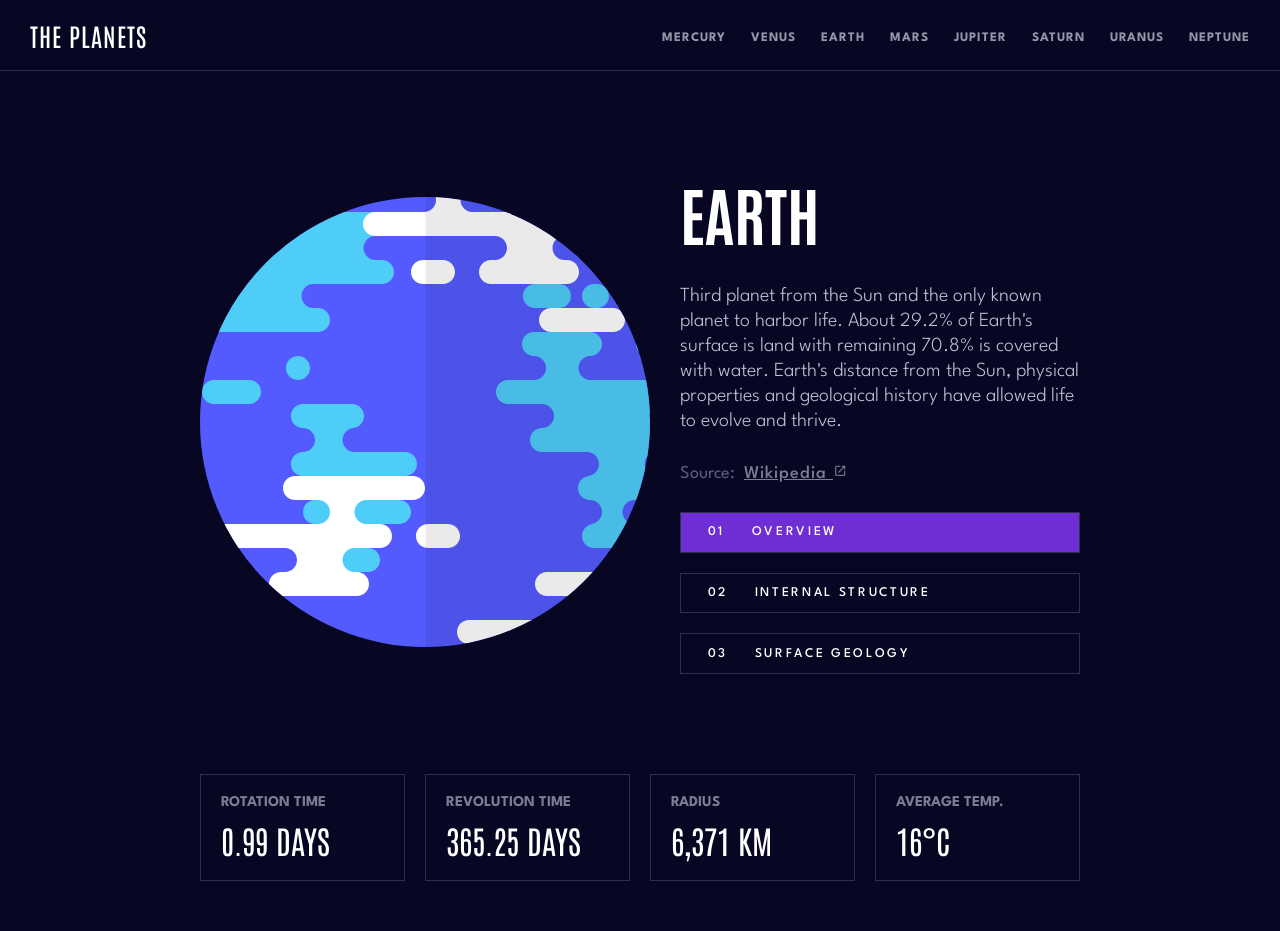
<file: index.html>
<!DOCTYPE html>
<html lang="en">

<head>
  <meta charset="UTF-8">
  <meta name="viewport" content="width=device-width, initial-scale=1.0">
  <title>Planets</title>
  <link rel="stylesheet" href="assets/styles/index.css">
  <link rel="preconnect" href="https://fonts.googleapis.com">
  <link rel="preconnect" href="https://fonts.gstatic.com" crossorigin>
  <link
    href="https://fonts.googleapis.com/css2?family=Antonio:wght@100;200;300;400;500;600;700&family=Montserrat:wght@500;700&display=swap"
    rel="stylesheet">
  <link rel="preconnect" href="https://fonts.googleapis.com">
  <link rel="preconnect" href="https://fonts.gstatic.com" crossorigin>
  <link
    href="https://fonts.googleapis.com/css2?family=Antonio:wght@100;200;300;400;500;600;700&family=League+Spartan:wght@100;200;300;400;500;600;700;800;900&family=Montserrat:wght@500;700&display=swap"
    rel="stylesheet">
  <link href="https://fonts.googleapis.com/css2?family=Material+Symbols+Outlined" rel="stylesheet" />
  <script type="module" src="scripts/index.js">
  </script>

</head>

<body>
  <header>
    <nav class="nav-container">
      <p class="home-link-logo"><a href="./">THE PLANETS</a></p>

      <div class="list-container">
        <li class="list-item"><a href="planet/mercury.html">MERCURY</a></li>
        <li class="list-item"><a href="planet/venus.html">VENUS</a></li>
        <li class="list-item"><a href="planet/earth.html">EARTH</a></li>
        <li class="list-item"><a href="planet/mars.html">MARS</a></li>
        <li class="list-item"><a href="planet/jupiter.html">JUPITER</a></li>
        <li class="list-item"><a href="planet/saturn.html">SATURN</a></li>
        <li class="list-item"><a href="planet/uranus.html">URANUS</a></li>
        <li class="list-item"><a href="planet/neptune.html">NEPTUNE</a></li>
      </div>

      <button id="hamburguer-menu" onclick="openMenu()">
        <span class="material-symbols-outlined white size-32">
          menu
        </span>
      </button>


    </nav>
    <section class="menu-overriding-page">
      <li class="list-item">
        <a href="planet/mercury.html">MERCURY</a>
      </li>
      <li class="list-item">
        <a href="planet/venus.html">VENUS</a>
      </li>
      <li class="list-item">
        <a href="planet/earth.html">EARTH</a>
      </li>
      <li class="list-item">
        <a href="planet/mars.html">MARS</a>
      </li>
      <li class="list-item">
        <a href="planet/jupiter.html">JUPITER</a>
      </li>
      <li class="list-item">
        <a href="planet/saturn.html">SATURN</a>
      </li>
      <li class="list-item">
        <a href="planet/uranus.html">URANUS</a>
      </li>
      <li class="list-item">
        <a href="planet/neptune.html">NEPTUNE</a>
      </li>
    </section>

    <section class="informations-mobile-tab">
      <button class="select-tab active" onclick="selectTab('overview')">
        <div class="tab">OVERVIEW</div>
      </button>
      <button class="select-tab" onclick="selectTab('structure')">
        <div class="tab">STRUCTURE</div>
      </button>
      <button class="select-tab" onclick="selectTab('surface')">
        <div class="tab">SURFACE</div>
      </button>
    </section>
  </header>

  <main class="planet-content-information">
    <section class="planet-informations-section">
      <picture class="image-container">
        <source srcset="mdn-logo.svg" type="image/svg" />
        <img src="assets/images/planet-earth.svg" />
      </picture>

      <div class="planet-main-informations-section">
        <section class="planet-description-informations">
          <h1 class="planet-title">EARTH</h1>

          <span class="current-description">
            Third planet from the Sun and the only known planet to harbor life. About 29.2% of Earth's surface is land
            with
            remaining 70.8% is covered with water. Earth's distance from the Sun, physical properties and geological
            history
            have
            allowed life to evolve and thrive.
          </span>

          <p class="source-text">Source:
            <a class="wikipedia-link" href="https://en.wikipedia.org/wiki/Earth" target="_blank">Wikipedia
              <span class="material-symbols-outlined size-12">
                open_in_new
              </span>
            </a>
          </p>
        </section>


        <section class="change-informations-container">
          <button class="information-button active-button" onclick="selectDescriptionType('overview')">
            <span class="text-button">01</span>
            <span class="text-button">OVERVIEW</span>
          </button>
          <button class="information-button" onclick="selectDescriptionType('structure')">
            <span class="text-button">02</span>
            <span class="text-button">INTERNAL STRUCTURE</span>
          </button>
          <button class="information-button" onclick="selectDescriptionType('surface')">
            <span class="text-button">03</span>
            <span class="text-button">SURFACE GEOLOGY</span>
          </button>
        </section>

      </div>
    </section>

    <section class="cards-planet-information">
      <div class="card-information">
        <span class="card-title">
          ROTATION TIME
        </span>
        <span class="card-value">
          0.99 DAYS
        </span>
      </div>
      <div class="card-information">
        <span class="card-title">
          REVOLUTION TIME
        </span>
        <span class="card-value">
          365.25 DAYS
        </span>
      </div>
      <div class="card-information">
        <span class="card-title">
          RADIUS
        </span>
        <span class="card-value">
          6,371 KM
        </span>
      </div>
      <div class="card-information">
        <span class="card-title">
          AVERAGE TEMP.
        </span>
        <span class="card-value">
          16°C
        </span>
      </div>
    </section>
  </main>


</body>

</html>
</file>
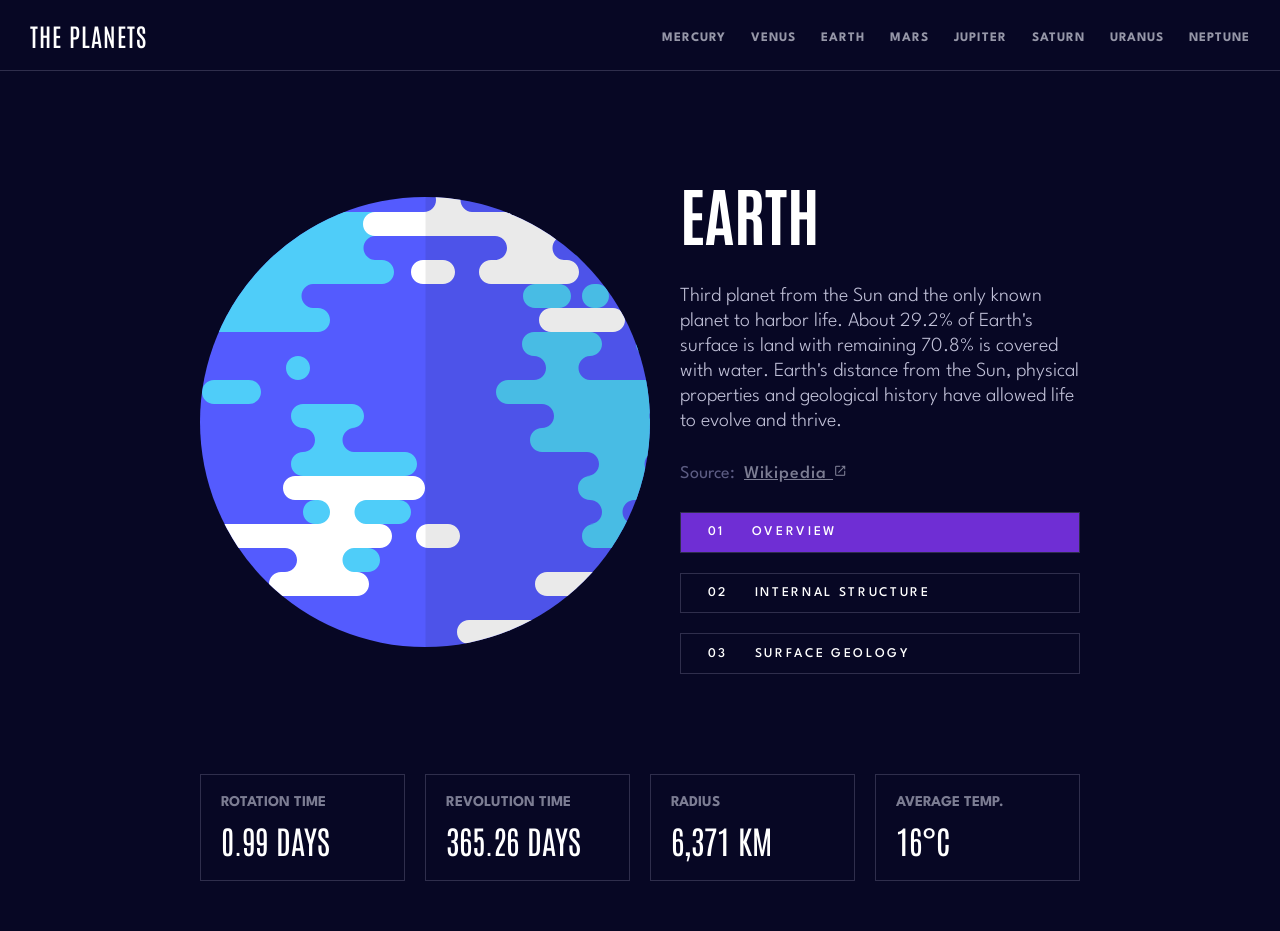
<file: planet/earth.html>
<!DOCTYPE html>
<html lang="en">

<head>
  <meta charset="UTF-8">
  <meta name="viewport" content="width=device-width, initial-scale=1.0">
  <title>Planets</title>
  <link rel="stylesheet" href="../assets/styles/index.css">
  <link rel="preconnect" href="https://fonts.googleapis.com">
  <link rel="preconnect" href="https://fonts.gstatic.com" crossorigin>
  <link
    href="https://fonts.googleapis.com/css2?family=Antonio:wght@100;200;300;400;500;600;700&family=Montserrat:wght@500;700&display=swap"
    rel="stylesheet">
  <link rel="preconnect" href="https://fonts.googleapis.com">
  <link rel="preconnect" href="https://fonts.gstatic.com" crossorigin>
  <link
    href="https://fonts.googleapis.com/css2?family=Antonio:wght@100;200;300;400;500;600;700&family=League+Spartan:wght@100;200;300;400;500;600;700;800;900&family=Montserrat:wght@500;700&display=swap"
    rel="stylesheet">
  <link href="https://fonts.googleapis.com/css2?family=Material+Symbols+Outlined" rel="stylesheet" />
  <script type="module" src="../scripts/index.js"></script>
</head>

<body>
  <header>
    <nav class="nav-container">
      <p class="home-link-logo"><a href="../">THE PLANETS</a></p>

      <div class="list-container">
        <li class="list-item"><a href="./mercury.html">MERCURY</a></li>
        <li class="list-item"><a href="./venus.html">VENUS</a></li>
        <li class="list-item"><a href="./earth.html">EARTH</a></li>
        <li class="list-item"><a href="./mars.html">MARS</a></li>
        <li class="list-item"><a href="./jupiter.html">JUPITER</a></li>
        <li class="list-item"><a href="./saturn.html">SATURN</a></li>
        <li class="list-item"><a href="./uranus.html">URANUS</a></li>
        <li class="list-item"><a href="./neptune.html">NEPTUNE</a></li>
      </div>

      <button id="hamburguer-menu" onclick="openMenu()">
        <span class="material-symbols-outlined white size-32">
          menu
        </span>
      </button>


    </nav>
    <section class="menu-overriding-page">
      <li class="list-item">
        <a href="./mercury.html">MERCURY</a>
      </li>
      <li class="list-item">
        <a href="./venus.html">VENUS</a>
      </li>
      <li class="list-item">
        <a href="./earth.html">EARTH</a>
      </li>
      <li class="list-item">
        <a href="./mars.html">MARS</a>
      </li>
      <li class="list-item">
        <a href="./jupiter.html">JUPITER</a>
      </li>
      <li class="list-item">
        <a href="./saturn.html">SATURN</a>
      </li>
      <li class="list-item">
        <a href="./uranus.html">URANUS</a>
      </li>
      <li class="list-item">
        <a href="./neptune.html">NEPTUNE</a>
      </li>
    </section>

    <section class="informations-mobile-tab">
      <button class="select-tab active" onclick="selectTab('overview')">
        <div class="tab">OVERVIEW</div>
      </button>
      <button class="select-tab" onclick="selectTab('structure')">
        <div class="tab">STRUCTURE</div>
      </button>
      <button class="select-tab" onclick="selectTab('surface')">
        <div class="tab">SURFACE</div>
      </button>
    </section>
  </header>

  <main class="planet-content-information">
    <section class="planet-informations-section">
      <picture class="image-container">
        <source srcset="mdn-logo.svg" type="image/svg" />
        <img src="../assets/images/planet-earth.svg" />
      </picture>

      <div class="planet-main-informations-section">
        <section class="planet-description-informations">
          <h1 class="planet-title">EARTH</h1>

          <span class="current-description">
            Third planet from the Sun and the only known planet to harbor life. About 29.2% of Earth's surface is land
            with
            remaining 70.8% is covered with water. Earth's distance from the Sun, physical properties and geological
            history have
            allowed life to evolve and thrive.
          </span>

          <p class="source-text">Source:
            <a class="wikipedia-link" href="https://en.wikipedia.org/wiki/Earth" target="_blank">Wikipedia
              <span class="material-symbols-outlined size-12">
                open_in_new
              </span>
            </a>
          </p>
        </section>


        <section class="change-informations-container">
          <button class="information-button active-button" onclick="selectDescriptionType('overview')">
            <span class="text-button">01</span>
            <span class="text-button">OVERVIEW</span>
          </button>
          <button class="information-button" onclick="selectDescriptionType('structure')">
            <span class="text-button">02</span>
            <span class="text-button">INTERNAL STRUCTURE</span>
          </button>
          <button class="information-button" onclick="selectDescriptionType('surface')">
            <span class="text-button">03</span>
            <span class="text-button">SURFACE GEOLOGY</span>
          </button>
        </section>

      </div>
    </section>

    <section class="cards-planet-information">
      <div class="card-information">
        <span class="card-title">
          ROTATION TIME
        </span>
        <span class="card-value">
          0.99 DAYS
        </span>
      </div>
      <div class="card-information">
        <span class="card-title">
          REVOLUTION TIME
        </span>
        <span class="card-value">
          365.26 DAYS
        </span>
      </div>
      <div class="card-information">
        <span class="card-title">
          RADIUS
        </span>
        <span class="card-value">
          6,371 KM
        </span>
      </div>
      <div class="card-information">
        <span class="card-title">
          AVERAGE TEMP.
        </span>
        <span class="card-value">
          16°C
        </span>
      </div>
    </section>
  </main>


</body>

</html>
</file>
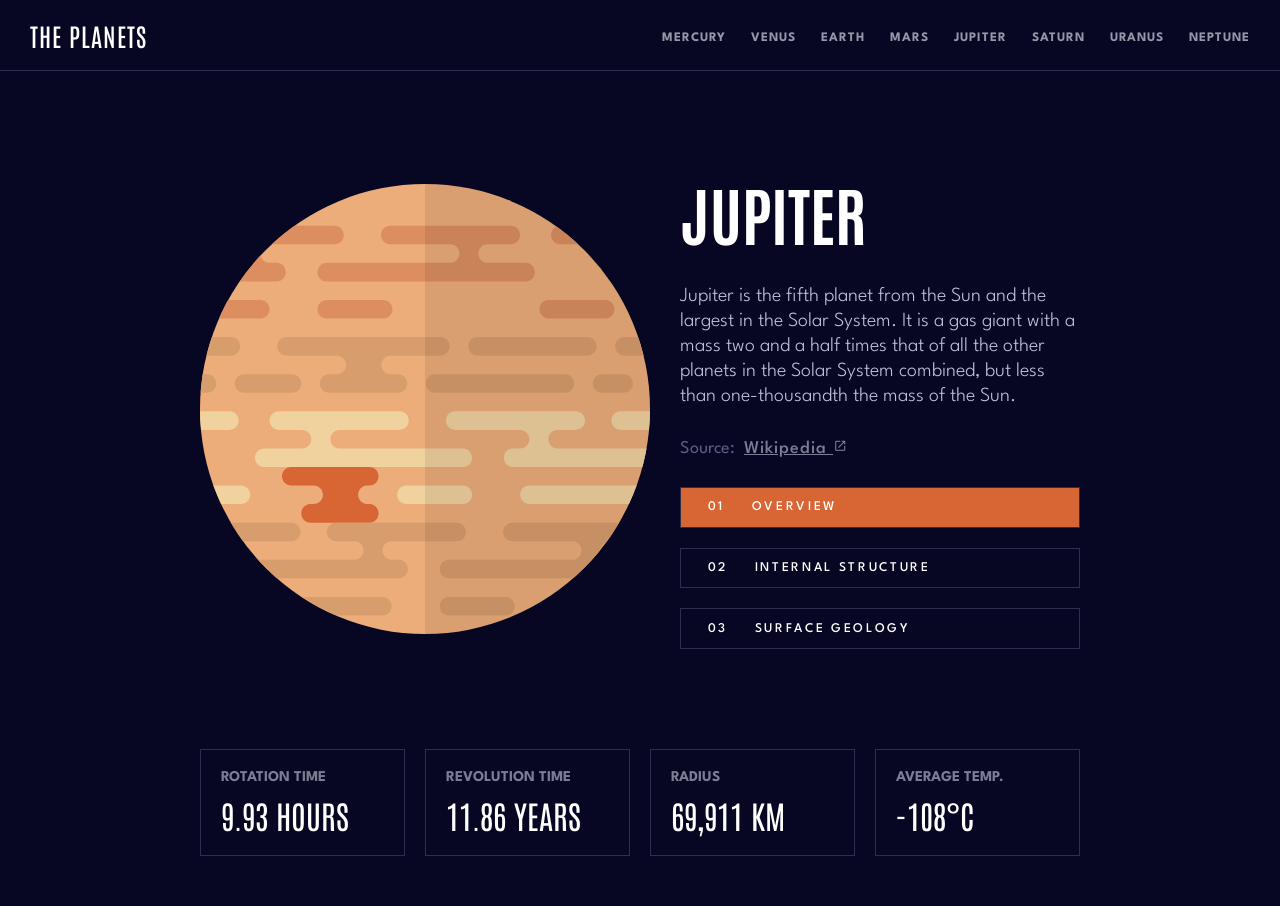
<file: planet/jupiter.html>
<!DOCTYPE html>
<html lang="en">

<head>
  <meta charset="UTF-8">
  <meta name="viewport" content="width=device-width, initial-scale=1.0">
  <title>Planets</title>
  <link rel="stylesheet" href="../assets/styles/index.css">
  <link rel="preconnect" href="https://fonts.googleapis.com">
  <link rel="preconnect" href="https://fonts.gstatic.com" crossorigin>
  <link
    href="https://fonts.googleapis.com/css2?family=Antonio:wght@100;200;300;400;500;600;700&family=Montserrat:wght@500;700&display=swap"
    rel="stylesheet">
  <link rel="preconnect" href="https://fonts.googleapis.com">
  <link rel="preconnect" href="https://fonts.gstatic.com" crossorigin>
  <link
    href="https://fonts.googleapis.com/css2?family=Antonio:wght@100;200;300;400;500;600;700&family=League+Spartan:wght@100;200;300;400;500;600;700;800;900&family=Montserrat:wght@500;700&display=swap"
    rel="stylesheet">
  <link href="https://fonts.googleapis.com/css2?family=Material+Symbols+Outlined" rel="stylesheet" />
  <script type="module" src="../scripts/index.js"></script>
</head>

<body>
  <header>
    <nav class="nav-container">
      <p class="home-link-logo"><a href="../">THE PLANETS</a></p>

      <div class="list-container">
        <li class="list-item"><a href="./mercury.html">MERCURY</a></li>
        <li class="list-item"><a href="./venus.html">VENUS</a></li>
        <li class="list-item"><a href="./earth.html">EARTH</a></li>
        <li class="list-item"><a href="./mars.html">MARS</a></li>
        <li class="list-item"><a href="./jupiter.html">JUPITER</a></li>
        <li class="list-item"><a href="./saturn.html">SATURN</a></li>
        <li class="list-item"><a href="./uranus.html">URANUS</a></li>
        <li class="list-item"><a href="./neptune.html">NEPTUNE</a></li>
      </div>

      <button id="hamburguer-menu" onclick="openMenu()">
        <span class="material-symbols-outlined white size-32">
          menu
        </span>
      </button>


    </nav>
    <section class="menu-overriding-page">
      <li class="list-item">
        <a href="./mercury.html">MERCURY</a>
      </li>
      <li class="list-item">
        <a href="./venus.html">VENUS</a>
      </li>
      <li class="list-item">
        <a href="./earth.html">EARTH</a>
      </li>
      <li class="list-item">
        <a href="./mars.html">MARS</a>
      </li>
      <li class="list-item">
        <a href="./jupiter.html">JUPITER</a>
      </li>
      <li class="list-item">
        <a href="./saturn.html">SATURN</a>
      </li>
      <li class="list-item">
        <a href="./uranus.html">URANUS</a>
      </li>
      <li class="list-item">
        <a href="./neptune.html">NEPTUNE</a>
      </li>
    </section>

    <section class="informations-mobile-tab">
      <button class="select-tab active" onclick="selectTab('overview')">
        <div class="tab">OVERVIEW</div>
      </button>
      <button class="select-tab" onclick="selectTab('structure')">
        <div class="tab">STRUCTURE</div>
      </button>
      <button class="select-tab" onclick="selectTab('surface')">
        <div class="tab">SURFACE</div>
      </button>
    </section>
  </header>

  <main class="planet-content-information">
    <section class="planet-informations-section">
      <picture class="image-container">
        <source srcset="mdn-logo.svg" type="image/svg" />
        <img src="../assets/images/planet-jupiter.svg" />
      </picture>

      <div class="planet-main-informations-section">
        <section class="planet-description-informations">
          <h1 class="planet-title">JUPITER</h1>

          <span class="current-description">
            Jupiter is the fifth planet from the Sun and the largest in the Solar System. It is a gas giant with a mass
            two and a
            half times that of all the other planets in the Solar System combined, but less than one-thousandth the mass
            of the Sun.
          </span>

          <p class="source-text">Source:
            <a class="wikipedia-link" href="https://en.wikipedia.org/wiki/Jupiter" target="_blank">Wikipedia
              <span class="material-symbols-outlined size-12">
                open_in_new
              </span>
            </a>
          </p>
        </section>


        <section class="change-informations-container">
          <button class="information-button active-button" onclick="selectDescriptionType('overview')">
            <span class="text-button">01</span>
            <span class="text-button">OVERVIEW</span>
          </button>
          <button class="information-button" onclick="selectDescriptionType('structure')">
            <span class="text-button">02</span>
            <span class="text-button">INTERNAL STRUCTURE</span>
          </button>
          <button class="information-button" onclick="selectDescriptionType('surface')">
            <span class="text-button">03</span>
            <span class="text-button">SURFACE GEOLOGY</span>
          </button>
        </section>

      </div>
    </section>

    <section class="cards-planet-information">
      <div class="card-information">
        <span class="card-title">
          ROTATION TIME
        </span>
        <span class="card-value">
          9.93 HOURS
        </span>
      </div>
      <div class="card-information">
        <span class="card-title">
          REVOLUTION TIME
        </span>
        <span class="card-value">
          11.86 YEARS
        </span>
      </div>
      <div class="card-information">
        <span class="card-title">
          RADIUS
        </span>
        <span class="card-value">
          69,911 KM
        </span>
      </div>
      <div class="card-information">
        <span class="card-title">
          AVERAGE TEMP.
        </span>
        <span class="card-value">
          -108°C
        </span>
      </div>
    </section>
  </main>


</body>

</html>
</file>
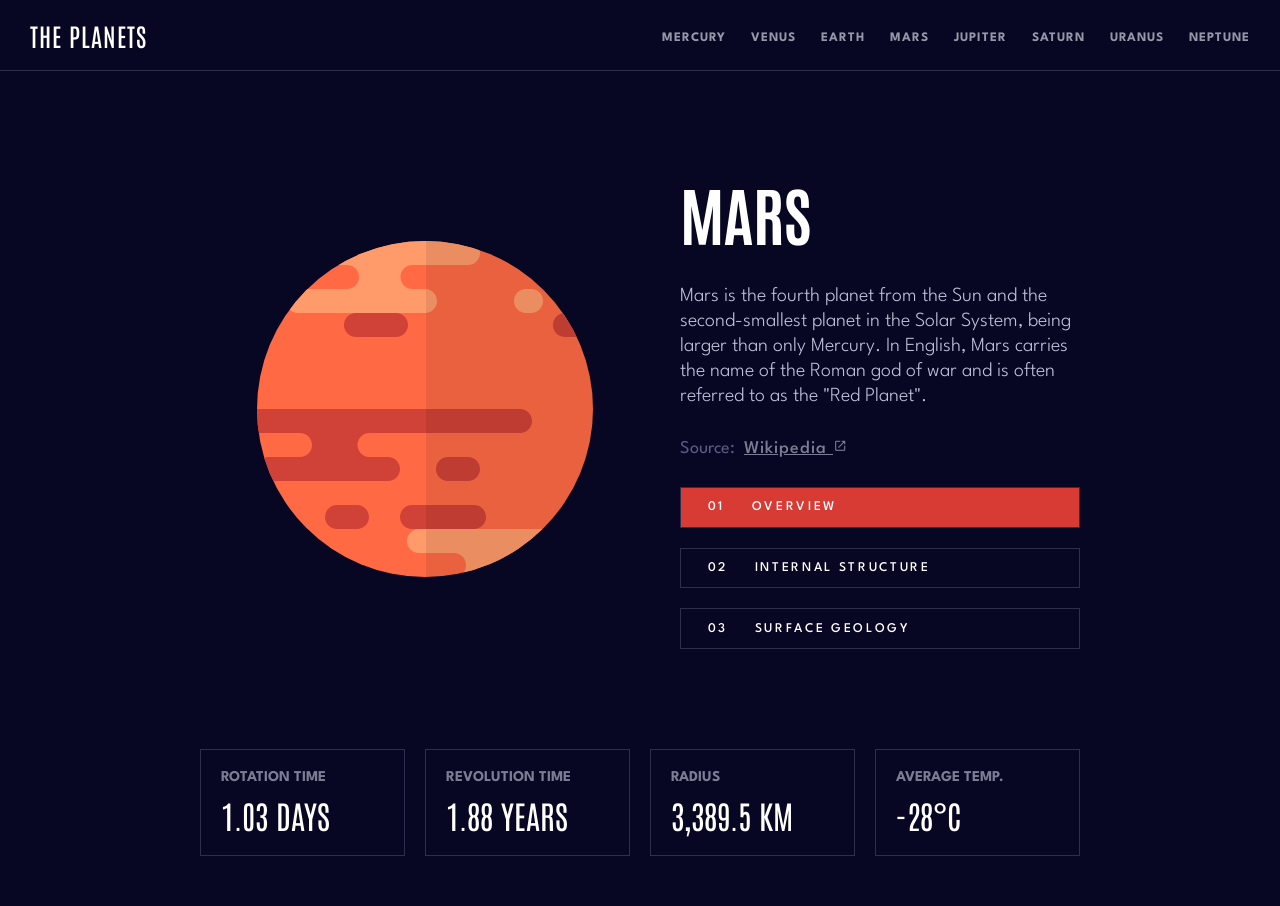
<file: planet/mars.html>
<!DOCTYPE html>
<html lang="en">

<head>
  <meta charset="UTF-8">
  <meta name="viewport" content="width=device-width, initial-scale=1.0">
  <title>Planets</title>
  <link rel="stylesheet" href="../assets/styles/index.css">
  <link rel="preconnect" href="https://fonts.googleapis.com">
  <link rel="preconnect" href="https://fonts.gstatic.com" crossorigin>
  <link
    href="https://fonts.googleapis.com/css2?family=Antonio:wght@100;200;300;400;500;600;700&family=Montserrat:wght@500;700&display=swap"
    rel="stylesheet">
  <link rel="preconnect" href="https://fonts.googleapis.com">
  <link rel="preconnect" href="https://fonts.gstatic.com" crossorigin>
  <link
    href="https://fonts.googleapis.com/css2?family=Antonio:wght@100;200;300;400;500;600;700&family=League+Spartan:wght@100;200;300;400;500;600;700;800;900&family=Montserrat:wght@500;700&display=swap"
    rel="stylesheet">
  <link href="https://fonts.googleapis.com/css2?family=Material+Symbols+Outlined" rel="stylesheet" />
  <script type="module" src="../scripts/index.js"></script>
</head>

<body>
  <header>
    <nav class="nav-container">
      <p class="home-link-logo"><a href="../">THE PLANETS</a></p>

      <div class="list-container">
        <li class="list-item"><a href="./mercury.html">MERCURY</a></li>
        <li class="list-item"><a href="./venus.html">VENUS</a></li>
        <li class="list-item"><a href="./earth.html">EARTH</a></li>
        <li class="list-item"><a href="./mars.html">MARS</a></li>
        <li class="list-item"><a href="./jupiter.html">JUPITER</a></li>
        <li class="list-item"><a href="./saturn.html">SATURN</a></li>
        <li class="list-item"><a href="./uranus.html">URANUS</a></li>
        <li class="list-item"><a href="./neptune.html">NEPTUNE</a></li>
      </div>

      <button id="hamburguer-menu" onclick="openMenu()">
        <span class="material-symbols-outlined white size-32">
          menu
        </span>
      </button>


    </nav>
    <section class="menu-overriding-page">
      <li class="list-item">
        <a href="./mercury.html">MERCURY</a>
      </li>
      <li class="list-item">
        <a href="./venus.html">VENUS</a>
      </li>
      <li class="list-item">
        <a href="./earth.html">EARTH</a>
      </li>
      <li class="list-item">
        <a href="./mars.html">MARS</a>
      </li>
      <li class="list-item">
        <a href="./jupiter.html">JUPITER</a>
      </li>
      <li class="list-item">
        <a href="./saturn.html">SATURN</a>
      </li>
      <li class="list-item">
        <a href="./uranus.html">URANUS</a>
      </li>
      <li class="list-item">
        <a href="./neptune.html">NEPTUNE</a>
      </li>
    </section>

    <section class="informations-mobile-tab">
      <button class="select-tab active" onclick="selectTab('overview')">
        <div class="tab">OVERVIEW</div>
      </button>
      <button class="select-tab" onclick="selectTab('structure')">
        <div class="tab">STRUCTURE</div>
      </button>
      <button class="select-tab" onclick="selectTab('surface')">
        <div class="tab">SURFACE</div>
      </button>
    </section>
  </header>

  <main class="planet-content-information">
    <section class="planet-informations-section">
      <picture class="image-container">
        <source srcset="mdn-logo.svg" type="image/svg" />
        <img src="../assets/images/planet-mars.svg" />
      </picture>

      <div class="planet-main-informations-section">
        <section class="planet-description-informations">
          <h1 class="planet-title">MARS</h1>

          <span class="current-description">
            Mars is the fourth planet from the Sun and the second-smallest planet in the Solar System, being larger than
            only
            Mercury. In English, Mars carries the name of the Roman god of war and is often referred to as the "Red
            Planet".
          </span>

          <p class="source-text">Source:
            <a class="wikipedia-link" href="https://en.wikipedia.org/wiki/Mars" target="_blank">Wikipedia
              <span class="material-symbols-outlined size-12">
                open_in_new
              </span>
            </a>
          </p>
        </section>


        <section class="change-informations-container">
          <button class="information-button active-button" onclick="selectDescriptionType('overview')">
            <span class="text-button">01</span>
            <span class="text-button">OVERVIEW</span>
          </button>
          <button class="information-button" onclick="selectDescriptionType('structure')">
            <span class="text-button">02</span>
            <span class="text-button">INTERNAL STRUCTURE</span>
          </button>
          <button class="information-button" onclick="selectDescriptionType('surface')">
            <span class="text-button">03</span>
            <span class="text-button">SURFACE GEOLOGY</span>
          </button>
        </section>

      </div>
    </section>

    <section class="cards-planet-information">
      <div class="card-information">
        <span class="card-title">
          ROTATION TIME
        </span>
        <span class="card-value">
          1.03 DAYS
        </span>
      </div>
      <div class="card-information">
        <span class="card-title">
          REVOLUTION TIME
        </span>
        <span class="card-value">
          1.88 YEARS
        </span>
      </div>
      <div class="card-information">
        <span class="card-title">
          RADIUS
        </span>
        <span class="card-value">
          3,389.5 KM
        </span>
      </div>
      <div class="card-information">
        <span class="card-title">
          AVERAGE TEMP.
        </span>
        <span class="card-value">
          -28°C
        </span>
      </div>
    </section>
  </main>


</body>

</html>
</file>
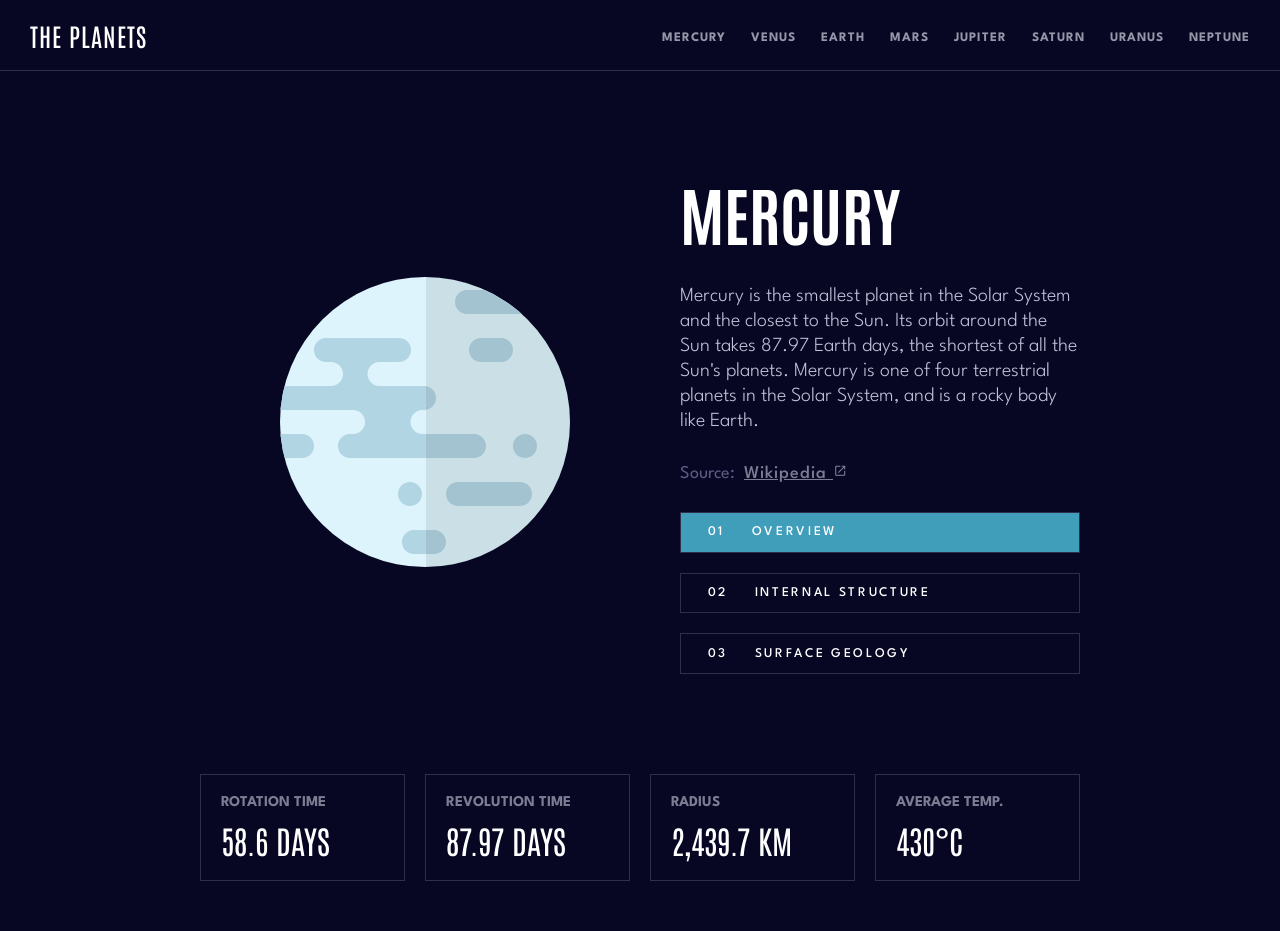
<file: planet/mercury.html>
<!DOCTYPE html>
<html lang="en">

<head>
  <meta charset="UTF-8">
  <meta name="viewport" content="width=device-width, initial-scale=1.0">
  <title>Planets</title>
  <link rel="stylesheet" href="../assets/styles/index.css">
  <link rel="preconnect" href="https://fonts.googleapis.com">
  <link rel="preconnect" href="https://fonts.gstatic.com" crossorigin>
  <link
    href="https://fonts.googleapis.com/css2?family=Antonio:wght@100;200;300;400;500;600;700&family=Montserrat:wght@500;700&display=swap"
    rel="stylesheet">
  <link rel="preconnect" href="https://fonts.googleapis.com">
  <link rel="preconnect" href="https://fonts.gstatic.com" crossorigin>
  <link
    href="https://fonts.googleapis.com/css2?family=Antonio:wght@100;200;300;400;500;600;700&family=League+Spartan:wght@100;200;300;400;500;600;700;800;900&family=Montserrat:wght@500;700&display=swap"
    rel="stylesheet">
  <link href="https://fonts.googleapis.com/css2?family=Material+Symbols+Outlined" rel="stylesheet" />
  <script type="module" src="../scripts/index.js"></script>
</head>

<body>
  <header>
    <nav class="nav-container">
      <p class="home-link-logo"><a href="../">THE PLANETS</a></p>

      <div class="list-container">
        <li class="list-item"><a href="./mercury.html">MERCURY</a></li>
        <li class="list-item"><a href="./venus.html">VENUS</a></li>
        <li class="list-item"><a href="./earth.html">EARTH</a></li>
        <li class="list-item"><a href="./mars.html">MARS</a></li>
        <li class="list-item"><a href="./jupiter.html">JUPITER</a></li>
        <li class="list-item"><a href="./saturn.html">SATURN</a></li>
        <li class="list-item"><a href="./uranus.html">URANUS</a></li>
        <li class="list-item"><a href="./neptune.html">NEPTUNE</a></li>
      </div>

      <button id="hamburguer-menu" onclick="openMenu()">
        <span class="material-symbols-outlined white size-32">
          menu
        </span>
      </button>


    </nav>
    <section class="menu-overriding-page">
      <li class="list-item">
        <a href="./mercury.html">MERCURY</a>
      </li>
      <li class="list-item">
        <a href="./venus.html">VENUS</a>
      </li>
      <li class="list-item">
        <a href="./earth.html">EARTH</a>
      </li>
      <li class="list-item">
        <a href="./mars.html">MARS</a>
      </li>
      <li class="list-item">
        <a href="./jupiter.html">JUPITER</a>
      </li>
      <li class="list-item">
        <a href="./saturn.html">SATURN</a>
      </li>
      <li class="list-item">
        <a href="./uranus.html">URANUS</a>
      </li>
      <li class="list-item">
        <a href="./neptune.html">NEPTUNE</a>
      </li>
    </section>

    <section class="informations-mobile-tab">
      <button class="select-tab active" onclick="selectTab('overview')">
        <div class="tab">OVERVIEW</div>
      </button>
      <button class="select-tab" onclick="selectTab('structure')">
        <div class="tab">STRUCTURE</div>
      </button>
      <button class="select-tab" onclick="selectTab('surface')">
        <div class="tab">SURFACE</div>
      </button>
    </section>
  </header>

  <main class="planet-content-information">
    <section class="planet-informations-section">
      <picture class="image-container">
        <source srcset="mdn-logo.svg" type="image/svg" />
        <img src="../assets/images/planet-mercury.svg" />
      </picture>

      <div class="planet-main-informations-section">
        <section class="planet-description-informations">
          <h1 class="planet-title">MERCURY</h1>

          <span class="current-description">
            Mercury is the smallest planet in the Solar System and the closest to the Sun. Its orbit around the Sun
            takes 87.97
            Earth days, the shortest of all the Sun's planets. Mercury is one of four terrestrial planets in the Solar
            System, and
            is a rocky body like Earth.
          </span>

          <p class="source-text">Source:
            <a class="wikipedia-link" href="https://en.wikipedia.org/wiki/Mercury_(planet)" target="_blank">Wikipedia
              <span class="material-symbols-outlined size-12">
                open_in_new
              </span>
            </a>
          </p>
        </section>


        <section class="change-informations-container">
          <button class="information-button active-button" onclick="selectDescriptionType('overview')">
            <span class="text-button">01</span>
            <span class="text-button">OVERVIEW</span>
          </button>
          <button class="information-button" onclick="selectDescriptionType('structure')">
            <span class="text-button">02</span>
            <span class="text-button">INTERNAL STRUCTURE</span>
          </button>
          <button class="information-button" onclick="selectDescriptionType('surface')">
            <span class="text-button">03</span>
            <span class="text-button">SURFACE GEOLOGY</span>
          </button>
        </section>

      </div>
    </section>

    <section class="cards-planet-information">
      <div class="card-information">
        <span class="card-title">
          ROTATION TIME
        </span>
        <span class="card-value">
          58.6 DAYS
        </span>
      </div>
      <div class="card-information">
        <span class="card-title">
          REVOLUTION TIME
        </span>
        <span class="card-value">
          87.97 DAYS
        </span>
      </div>
      <div class="card-information">
        <span class="card-title">
          RADIUS
        </span>
        <span class="card-value">
          2,439.7 KM
        </span>
      </div>
      <div class="card-information">
        <span class="card-title">
          AVERAGE TEMP.
        </span>
        <span class="card-value">
          430°C
        </span>
      </div>
    </section>
  </main>


</body>

</html>
</file>
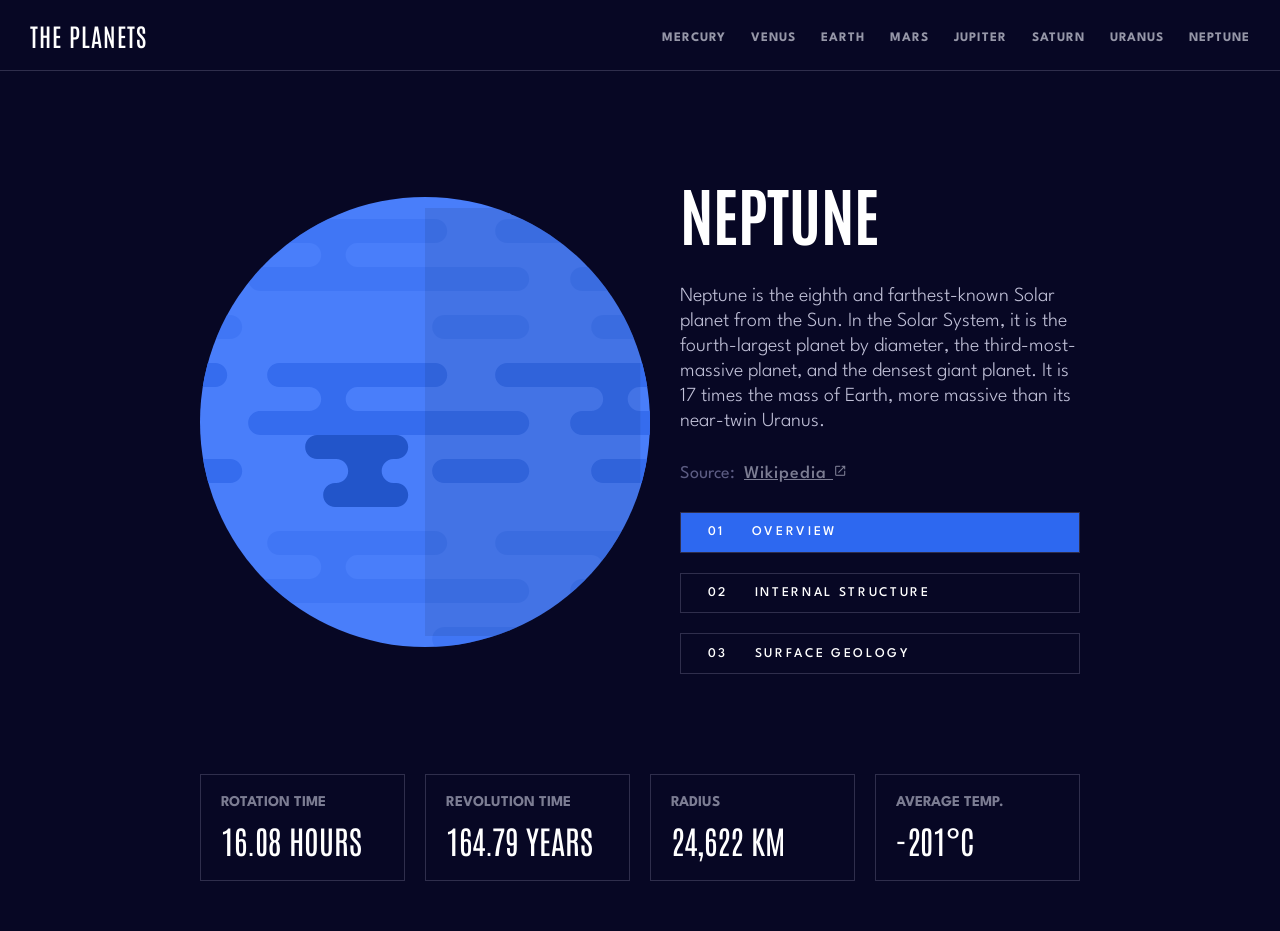
<file: planet/neptune.html>
<!DOCTYPE html>
<html lang="en">

<head>
  <meta charset="UTF-8">
  <meta name="viewport" content="width=device-width, initial-scale=1.0">
  <title>Planets</title>
  <link rel="stylesheet" href="../assets/styles/index.css">
  <link rel="preconnect" href="https://fonts.googleapis.com">
  <link rel="preconnect" href="https://fonts.gstatic.com" crossorigin>
  <link
    href="https://fonts.googleapis.com/css2?family=Antonio:wght@100;200;300;400;500;600;700&family=Montserrat:wght@500;700&display=swap"
    rel="stylesheet">
  <link rel="preconnect" href="https://fonts.googleapis.com">
  <link rel="preconnect" href="https://fonts.gstatic.com" crossorigin>
  <link
    href="https://fonts.googleapis.com/css2?family=Antonio:wght@100;200;300;400;500;600;700&family=League+Spartan:wght@100;200;300;400;500;600;700;800;900&family=Montserrat:wght@500;700&display=swap"
    rel="stylesheet">
  <link href="https://fonts.googleapis.com/css2?family=Material+Symbols+Outlined" rel="stylesheet" />
  <script type="module" src="../scripts/index.js"></script>
</head>

<body>
  <header>
    <nav class="nav-container">
      <p class="home-link-logo"><a href="../">THE PLANETS</a></p>

      <div class="list-container">
        <li class="list-item"><a href="./mercury.html">MERCURY</a></li>
        <li class="list-item"><a href="./venus.html">VENUS</a></li>
        <li class="list-item"><a href="./earth.html">EARTH</a></li>
        <li class="list-item"><a href="./mars.html">MARS</a></li>
        <li class="list-item"><a href="./jupiter.html">JUPITER</a></li>
        <li class="list-item"><a href="./saturn.html">SATURN</a></li>
        <li class="list-item"><a href="./uranus.html">URANUS</a></li>
        <li class="list-item"><a href="./neptune.html">NEPTUNE</a></li>
      </div>

      <button id="hamburguer-menu" onclick="openMenu()">
        <span class="material-symbols-outlined white size-32">
          menu
        </span>
      </button>


    </nav>
    <section class="menu-overriding-page">
      <li class="list-item">
        <a href="./mercury.html">MERCURY</a>
      </li>
      <li class="list-item">
        <a href="./venus.html">VENUS</a>
      </li>
      <li class="list-item">
        <a href="./earth.html">EARTH</a>
      </li>
      <li class="list-item">
        <a href="./mars.html">MARS</a>
      </li>
      <li class="list-item">
        <a href="./jupiter.html">JUPITER</a>
      </li>
      <li class="list-item">
        <a href="./saturn.html">SATURN</a>
      </li>
      <li class="list-item">
        <a href="./uranus.html">URANUS</a>
      </li>
      <li class="list-item">
        <a href="./neptune.html">NEPTUNE</a>
      </li>
    </section>

    <section class="informations-mobile-tab">
      <button class="select-tab active" onclick="selectTab('overview')">
        <div class="tab">OVERVIEW</div>
      </button>
      <button class="select-tab" onclick="selectTab('structure')">
        <div class="tab">STRUCTURE</div>
      </button>
      <button class="select-tab" onclick="selectTab('surface')">
        <div class="tab">SURFACE</div>
      </button>
    </section>
  </header>

  <main class="planet-content-information">
    <section class="planet-informations-section">
      <picture class="image-container">
        <source srcset="mdn-logo.svg" type="image/svg" />
        <img src="../assets/images/planet-neptune.svg" />
      </picture>

      <div class="planet-main-informations-section">
        <section class="planet-description-informations">
          <h1 class="planet-title">NEPTUNE</h1>

          <span class="current-description">
            Neptune is the eighth and farthest-known Solar planet from the Sun. In the Solar System, it is the
            fourth-largest planet
            by diameter, the third-most-massive planet, and the densest giant planet. It is 17 times the mass of Earth,
            more massive
            than its near-twin Uranus.
          </span>

          <p class="source-text">Source:
            <a class="wikipedia-link" href="https://en.wikipedia.org/wiki/Neptune" target="_blank">Wikipedia
              <span class="material-symbols-outlined size-12">
                open_in_new
              </span>
            </a>
          </p>
        </section>


        <section class="change-informations-container">
          <button class="information-button active-button" onclick="selectDescriptionType('overview')">
            <span class="text-button">01</span>
            <span class="text-button">OVERVIEW</span>
          </button>
          <button class="information-button" onclick="selectDescriptionType('structure')">
            <span class="text-button">02</span>
            <span class="text-button">INTERNAL STRUCTURE</span>
          </button>
          <button class="information-button" onclick="selectDescriptionType('surface')">
            <span class="text-button">03</span>
            <span class="text-button">SURFACE GEOLOGY</span>
          </button>
        </section>

      </div>
    </section>

    <section class="cards-planet-information">
      <div class="card-information">
        <span class="card-title">
          ROTATION TIME
        </span>
        <span class="card-value">
          16.08 HOURS
        </span>
      </div>
      <div class="card-information">
        <span class="card-title">
          REVOLUTION TIME
        </span>
        <span class="card-value">
          164.79 YEARS
        </span>
      </div>
      <div class="card-information">
        <span class="card-title">
          RADIUS
        </span>
        <span class="card-value">
          24,622 KM
        </span>
      </div>
      <div class="card-information">
        <span class="card-title">
          AVERAGE TEMP.
        </span>
        <span class="card-value">
          -201°C
        </span>
      </div>
    </section>
  </main>


</body>

</html>
</file>
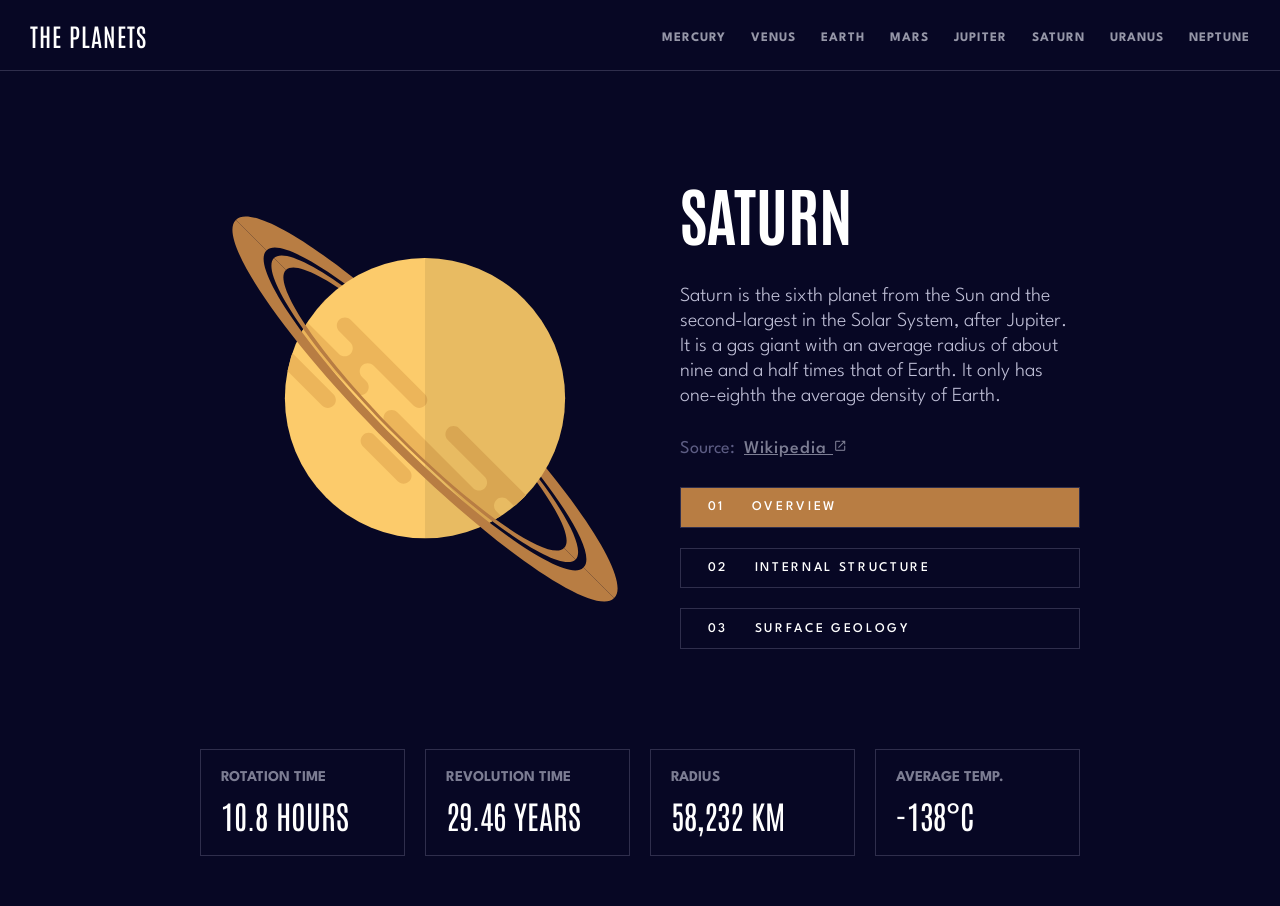
<file: planet/saturn.html>
<!DOCTYPE html>
<html lang="en">

<head>
  <meta charset="UTF-8">
  <meta name="viewport" content="width=device-width, initial-scale=1.0">
  <title>Planets</title>
  <link rel="stylesheet" href="../assets/styles/index.css">
  <link rel="preconnect" href="https://fonts.googleapis.com">
  <link rel="preconnect" href="https://fonts.gstatic.com" crossorigin>
  <link
    href="https://fonts.googleapis.com/css2?family=Antonio:wght@100;200;300;400;500;600;700&family=Montserrat:wght@500;700&display=swap"
    rel="stylesheet">
  <link rel="preconnect" href="https://fonts.googleapis.com">
  <link rel="preconnect" href="https://fonts.gstatic.com" crossorigin>
  <link
    href="https://fonts.googleapis.com/css2?family=Antonio:wght@100;200;300;400;500;600;700&family=League+Spartan:wght@100;200;300;400;500;600;700;800;900&family=Montserrat:wght@500;700&display=swap"
    rel="stylesheet">
  <link href="https://fonts.googleapis.com/css2?family=Material+Symbols+Outlined" rel="stylesheet" />
  <script type="module" src="../scripts/index.js"></script>
</head>

<body>
  <header>
    <nav class="nav-container">
      <p class="home-link-logo"><a href="../">THE PLANETS</a></p>

      <div class="list-container">
        <li class="list-item"><a href="./mercury.html">MERCURY</a></li>
        <li class="list-item"><a href="./venus.html">VENUS</a></li>
        <li class="list-item"><a href="./earth.html">EARTH</a></li>
        <li class="list-item"><a href="./mars.html">MARS</a></li>
        <li class="list-item"><a href="./jupiter.html">JUPITER</a></li>
        <li class="list-item"><a href="./saturn.html">SATURN</a></li>
        <li class="list-item"><a href="./uranus.html">URANUS</a></li>
        <li class="list-item"><a href="./neptune.html">NEPTUNE</a></li>
      </div>

      <button id="hamburguer-menu" onclick="openMenu()">
        <span class="material-symbols-outlined white size-32">
          menu
        </span>
      </button>


    </nav>
    <section class="menu-overriding-page">
      <li class="list-item">
        <a href="./mercury.html">MERCURY</a>
      </li>
      <li class="list-item">
        <a href="./venus.html">VENUS</a>
      </li>
      <li class="list-item">
        <a href="./earth.html">EARTH</a>
      </li>
      <li class="list-item">
        <a href="./mars.html">MARS</a>
      </li>
      <li class="list-item">
        <a href="./jupiter.html">JUPITER</a>
      </li>
      <li class="list-item">
        <a href="./saturn.html">SATURN</a>
      </li>
      <li class="list-item">
        <a href="./uranus.html">URANUS</a>
      </li>
      <li class="list-item">
        <a href="./neptune.html">NEPTUNE</a>
      </li>
    </section>

    <section class="informations-mobile-tab">
      <button class="select-tab active" onclick="selectTab('overview')">
        <div class="tab">OVERVIEW</div>
      </button>
      <button class="select-tab" onclick="selectTab('structure')">
        <div class="tab">STRUCTURE</div>
      </button>
      <button class="select-tab" onclick="selectTab('surface')">
        <div class="tab">SURFACE</div>
      </button>
    </section>
  </header>

  <main class="planet-content-information">
    <section class="planet-informations-section">
      <picture class="image-container">
        <source srcset="mdn-logo.svg" type="image/svg" />
        <img src="../assets/images/planet-saturn.svg" />
      </picture>

      <div class="planet-main-informations-section">
        <section class="planet-description-informations">
          <h1 class="planet-title">SATURN</h1>

          <span class="current-description">
            Saturn is the sixth planet from the Sun and the second-largest in the Solar System, after Jupiter. It is a
            gas giant
            with an average radius of about nine and a half times that of Earth. It only has one-eighth the average
            density of
            Earth.
          </span>

          <p class="source-text">Source:
            <a class="wikipedia-link" href="https://en.wikipedia.org/wiki/Saturn" target="_blank">Wikipedia
              <span class="material-symbols-outlined size-12">
                open_in_new
              </span>
            </a>
          </p>
        </section>


        <section class="change-informations-container">
          <button class="information-button active-button" onclick="selectDescriptionType('overview')">
            <span class="text-button">01</span>
            <span class="text-button">OVERVIEW</span>
          </button>
          <button class="information-button" onclick="selectDescriptionType('structure')">
            <span class="text-button">02</span>
            <span class="text-button">INTERNAL STRUCTURE</span>
          </button>
          <button class="information-button" onclick="selectDescriptionType('surface')">
            <span class="text-button">03</span>
            <span class="text-button">SURFACE GEOLOGY</span>
          </button>
        </section>

      </div>
    </section>

    <section class="cards-planet-information">
      <div class="card-information">
        <span class="card-title">
          ROTATION TIME
        </span>
        <span class="card-value">
          10.8 HOURS
        </span>
      </div>
      <div class="card-information">
        <span class="card-title">
          REVOLUTION TIME
        </span>
        <span class="card-value">
          29.46 YEARS
        </span>
      </div>
      <div class="card-information">
        <span class="card-title">
          RADIUS
        </span>
        <span class="card-value">
          58,232 KM
        </span>
      </div>
      <div class="card-information">
        <span class="card-title">
          AVERAGE TEMP.
        </span>
        <span class="card-value">
          -138°C
        </span>
      </div>
    </section>
  </main>


</body>

</html>
</file>
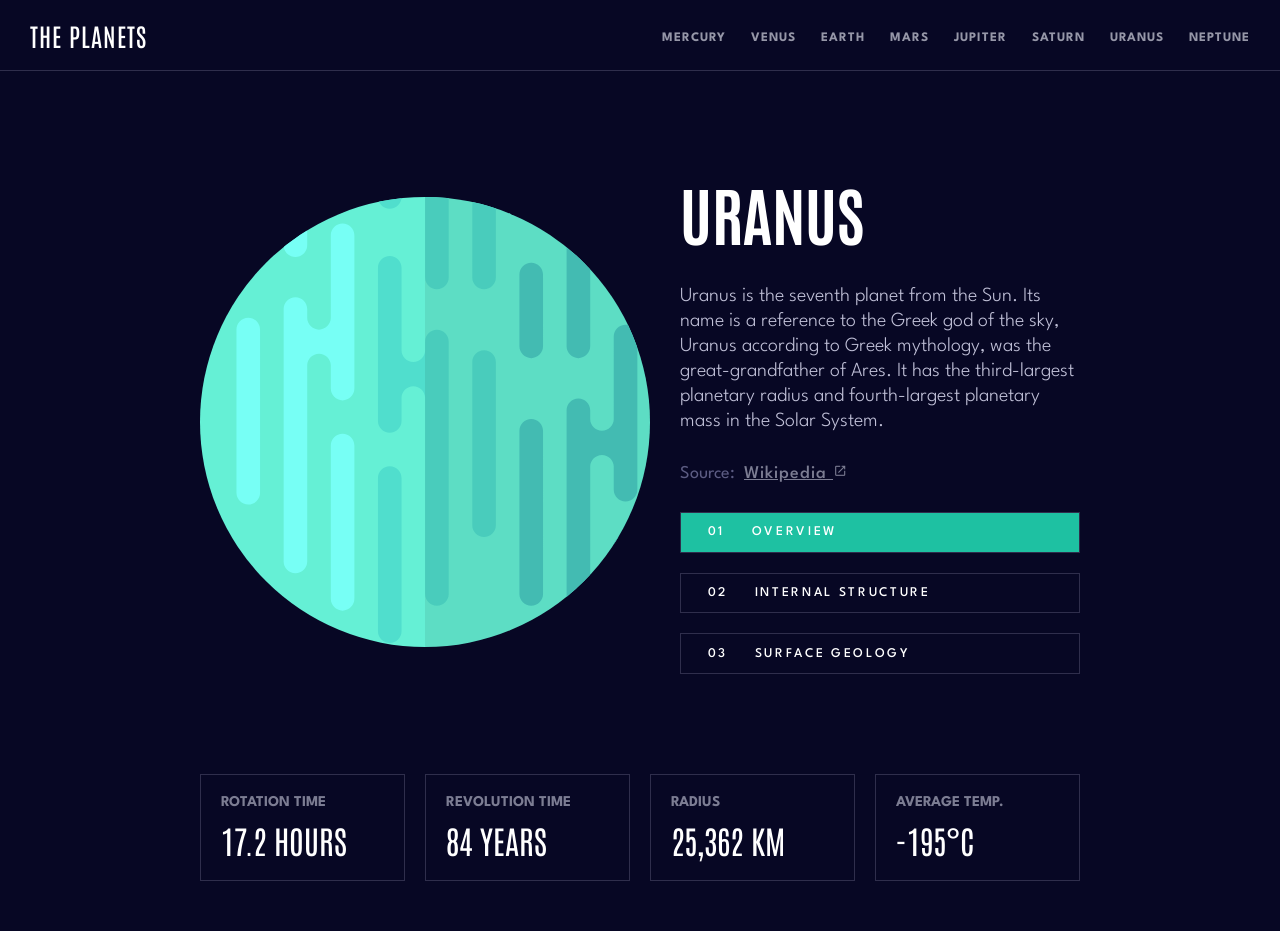
<file: planet/uranus.html>
<!DOCTYPE html>
<html lang="en">

<head>
  <meta charset="UTF-8">
  <meta name="viewport" content="width=device-width, initial-scale=1.0">
  <title>Planets</title>
  <link rel="stylesheet" href="../assets/styles/index.css">
  <link rel="preconnect" href="https://fonts.googleapis.com">
  <link rel="preconnect" href="https://fonts.gstatic.com" crossorigin>
  <link
    href="https://fonts.googleapis.com/css2?family=Antonio:wght@100;200;300;400;500;600;700&family=Montserrat:wght@500;700&display=swap"
    rel="stylesheet">
  <link rel="preconnect" href="https://fonts.googleapis.com">
  <link rel="preconnect" href="https://fonts.gstatic.com" crossorigin>
  <link
    href="https://fonts.googleapis.com/css2?family=Antonio:wght@100;200;300;400;500;600;700&family=League+Spartan:wght@100;200;300;400;500;600;700;800;900&family=Montserrat:wght@500;700&display=swap"
    rel="stylesheet">
  <link href="https://fonts.googleapis.com/css2?family=Material+Symbols+Outlined" rel="stylesheet" />
  <script type="module" src="../scripts/index.js"></script>
</head>

<body>
  <header>
    <nav class="nav-container">
      <p class="home-link-logo"><a href="../">THE PLANETS</a></p>

      <div class="list-container">
        <li class="list-item"><a href="./mercury.html">MERCURY</a></li>
        <li class="list-item"><a href="./venus.html">VENUS</a></li>
        <li class="list-item"><a href="./earth.html">EARTH</a></li>
        <li class="list-item"><a href="./mars.html">MARS</a></li>
        <li class="list-item"><a href="./jupiter.html">JUPITER</a></li>
        <li class="list-item"><a href="./saturn.html">SATURN</a></li>
        <li class="list-item"><a href="./uranus.html">URANUS</a></li>
        <li class="list-item"><a href="./neptune.html">NEPTUNE</a></li>
      </div>

      <button id="hamburguer-menu" onclick="openMenu()">
        <span class="material-symbols-outlined white size-32">
          menu
        </span>
      </button>


    </nav>
    <section class="menu-overriding-page">
      <li class="list-item">
        <a href="./mercury.html">MERCURY</a>
      </li>
      <li class="list-item">
        <a href="./venus.html">VENUS</a>
      </li>
      <li class="list-item">
        <a href="./earth.html">EARTH</a>
      </li>
      <li class="list-item">
        <a href="./mars.html">MARS</a>
      </li>
      <li class="list-item">
        <a href="./jupiter.html">JUPITER</a>
      </li>
      <li class="list-item">
        <a href="./saturn.html">SATURN</a>
      </li>
      <li class="list-item">
        <a href="./uranus.html">URANUS</a>
      </li>
      <li class="list-item">
        <a href="./neptune.html">NEPTUNE</a>
      </li>
    </section>

    <section class="informations-mobile-tab">
      <button class="select-tab active" onclick="selectTab('overview')">
        <div class="tab">OVERVIEW</div>
      </button>
      <button class="select-tab" onclick="selectTab('structure')">
        <div class="tab">STRUCTURE</div>
      </button>
      <button class="select-tab" onclick="selectTab('surface')">
        <div class="tab">SURFACE</div>
      </button>
    </section>
  </header>

  <main class="planet-content-information">
    <section class="planet-informations-section">
      <picture class="image-container">
        <source srcset="mdn-logo.svg" type="image/svg" />
        <img src="../assets/images/planet-uranus.svg" />
      </picture>

      <div class="planet-main-informations-section">
        <section class="planet-description-informations">
          <h1 class="planet-title">URANUS</h1>

          <span class="current-description">
            Uranus is the seventh planet from the Sun. Its name is a reference to the Greek god of the sky, Uranus
            according to
            Greek mythology, was the great-grandfather of Ares. It has the third-largest planetary radius and
            fourth-largest
            planetary mass in the Solar System.
          </span>

          <p class="source-text">Source:
            <a class="wikipedia-link" href="https://en.wikipedia.org/wiki/Uranus" target="_blank">Wikipedia
              <span class="material-symbols-outlined size-12">
                open_in_new
              </span>
            </a>
          </p>
        </section>


        <section class="change-informations-container">
          <button class="information-button active-button" onclick="selectDescriptionType('overview')">
            <span class="text-button">01</span>
            <span class="text-button">OVERVIEW</span>
          </button>
          <button class="information-button" onclick="selectDescriptionType('structure')">
            <span class="text-button">02</span>
            <span class="text-button">INTERNAL STRUCTURE</span>
          </button>
          <button class="information-button" onclick="selectDescriptionType('surface')">
            <span class="text-button">03</span>
            <span class="text-button">SURFACE GEOLOGY</span>
          </button>
        </section>

      </div>
    </section>

    <section class="cards-planet-information">
      <div class="card-information">
        <span class="card-title">
          ROTATION TIME
        </span>
        <span class="card-value">
          17.2 HOURS
        </span>
      </div>
      <div class="card-information">
        <span class="card-title">
          REVOLUTION TIME
        </span>
        <span class="card-value">
          84 YEARS
        </span>
      </div>
      <div class="card-information">
        <span class="card-title">
          RADIUS
        </span>
        <span class="card-value">
          25,362 KM
        </span>
      </div>
      <div class="card-information">
        <span class="card-title">
          AVERAGE TEMP.
        </span>
        <span class="card-value">
          -195°C
        </span>
      </div>
    </section>
  </main>


</body>

</html>
</file>
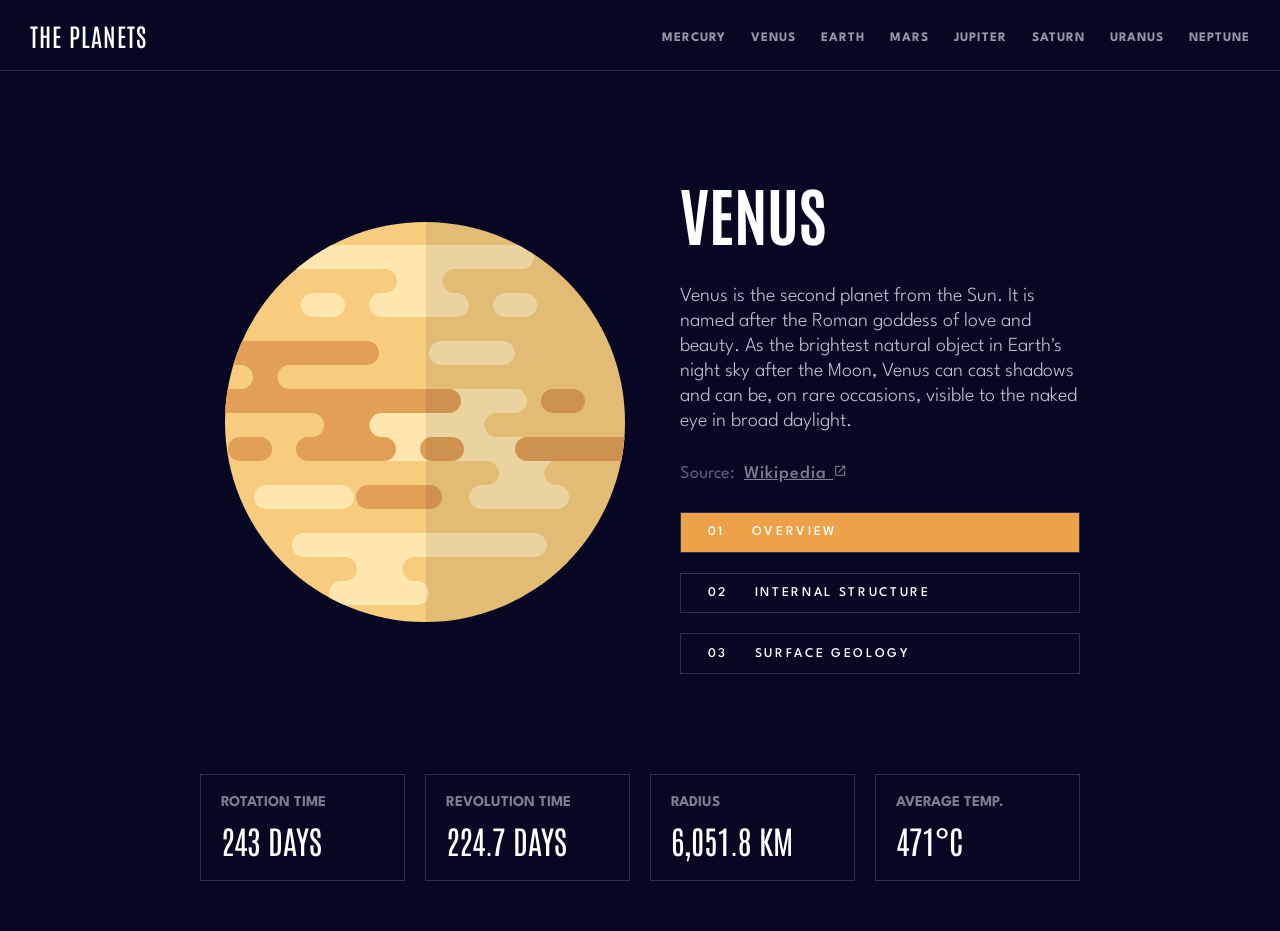
<file: planet/venus.html>
<!DOCTYPE html>
<html lang="en">

<head>
  <meta charset="UTF-8">
  <meta name="viewport" content="width=device-width, initial-scale=1.0">
  <title>Planets</title>
  <link rel="stylesheet" href="../assets/styles/index.css">
  <link rel="preconnect" href="https://fonts.googleapis.com">
  <link rel="preconnect" href="https://fonts.gstatic.com" crossorigin>
  <link
    href="https://fonts.googleapis.com/css2?family=Antonio:wght@100;200;300;400;500;600;700&family=Montserrat:wght@500;700&display=swap"
    rel="stylesheet">
  <link rel="preconnect" href="https://fonts.googleapis.com">
  <link rel="preconnect" href="https://fonts.gstatic.com" crossorigin>
  <link
    href="https://fonts.googleapis.com/css2?family=Antonio:wght@100;200;300;400;500;600;700&family=League+Spartan:wght@100;200;300;400;500;600;700;800;900&family=Montserrat:wght@500;700&display=swap"
    rel="stylesheet">
  <link href="https://fonts.googleapis.com/css2?family=Material+Symbols+Outlined" rel="stylesheet" />
  <script type="module" src="../scripts/index.js"></script>
</head>

<body>
  <header>
    <nav class="nav-container">
      <p class="home-link-logo"><a href="../">THE PLANETS</a></p>

      <div class="list-container">
        <li class="list-item"><a href="./mercury.html">MERCURY</a></li>
        <li class="list-item"><a href="./venus.html">VENUS</a></li>
        <li class="list-item"><a href="./earth.html">EARTH</a></li>
        <li class="list-item"><a href="./mars.html">MARS</a></li>
        <li class="list-item"><a href="./jupiter.html">JUPITER</a></li>
        <li class="list-item"><a href="./saturn.html">SATURN</a></li>
        <li class="list-item"><a href="./uranus.html">URANUS</a></li>
        <li class="list-item"><a href="./neptune.html">NEPTUNE</a></li>
      </div>

      <button id="hamburguer-menu" onclick="openMenu()">
        <span class="material-symbols-outlined white size-32">
          menu
        </span>
      </button>


    </nav>
    <section class="menu-overriding-page">
      <li class="list-item">
        <a href="./mercury.html">MERCURY</a>
      </li>
      <li class="list-item">
        <a href="./venus.html">VENUS</a>
      </li>
      <li class="list-item">
        <a href="./earth.html">EARTH</a>
      </li>
      <li class="list-item">
        <a href="./mars.html">MARS</a>
      </li>
      <li class="list-item">
        <a href="./jupiter.html">JUPITER</a>
      </li>
      <li class="list-item">
        <a href="./saturn.html">SATURN</a>
      </li>
      <li class="list-item">
        <a href="./uranus.html">URANUS</a>
      </li>
      <li class="list-item">
        <a href="./neptune.html">NEPTUNE</a>
      </li>
    </section>

    <section class="informations-mobile-tab">
      <button class="select-tab active" onclick="selectTab('overview')">
        <div class="tab">OVERVIEW</div>
      </button>
      <button class="select-tab" onclick="selectTab('structure')">
        <div class="tab">STRUCTURE</div>
      </button>
      <button class="select-tab" onclick="selectTab('surface')">
        <div class="tab">SURFACE</div>
      </button>
    </section>
  </header>

  <main class="planet-content-information">
    <section class="planet-informations-section">
      <picture class="image-container">
        <source srcset="mdn-logo.svg" type="image/svg" />
        <img src="../assets/images/planet-venus.svg" />
      </picture>

      <div class="planet-main-informations-section">
        <section class="planet-description-informations">
          <h1 class="planet-title">VENUS</h1>

          <span class="current-description">
            Venus is the second planet from the Sun. It is named after the Roman goddess of love and beauty. As the
            brightest
            natural object in Earth's night sky after the Moon, Venus can cast shadows and can be, on rare occasions,
            visible to the
            naked eye in broad daylight.
          </span>

          <p class="source-text">Source:
            <a class="wikipedia-link" href="https://en.wikipedia.org/wiki/Venus" target="_blank">Wikipedia
              <span class="material-symbols-outlined size-12">
                open_in_new
              </span>
            </a>
          </p>
        </section>


        <section class="change-informations-container">
          <button class="information-button active-button" onclick="selectDescriptionType('overview')">
            <span class="text-button">01</span>
            <span class="text-button">OVERVIEW</span>
          </button>
          <button class="information-button" onclick="selectDescriptionType('structure')">
            <span class="text-button">02</span>
            <span class="text-button">INTERNAL STRUCTURE</span>
          </button>
          <button class="information-button" onclick="selectDescriptionType('surface')">
            <span class="text-button">03</span>
            <span class="text-button">SURFACE GEOLOGY</span>
          </button>
        </section>

      </div>
    </section>

    <section class="cards-planet-information">
      <div class="card-information">
        <span class="card-title">
          ROTATION TIME
        </span>
        <span class="card-value">
          243 DAYS
        </span>
      </div>
      <div class="card-information">
        <span class="card-title">
          REVOLUTION TIME
        </span>
        <span class="card-value">
          224.7 DAYS
        </span>
      </div>
      <div class="card-information">
        <span class="card-title">
          RADIUS
        </span>
        <span class="card-value">
          6,051.8 KM
        </span>
      </div>
      <div class="card-information">
        <span class="card-title">
          AVERAGE TEMP.
        </span>
        <span class="card-value">
          471°C
        </span>
      </div>
    </section>
  </main>


</body>

</html>
</file>
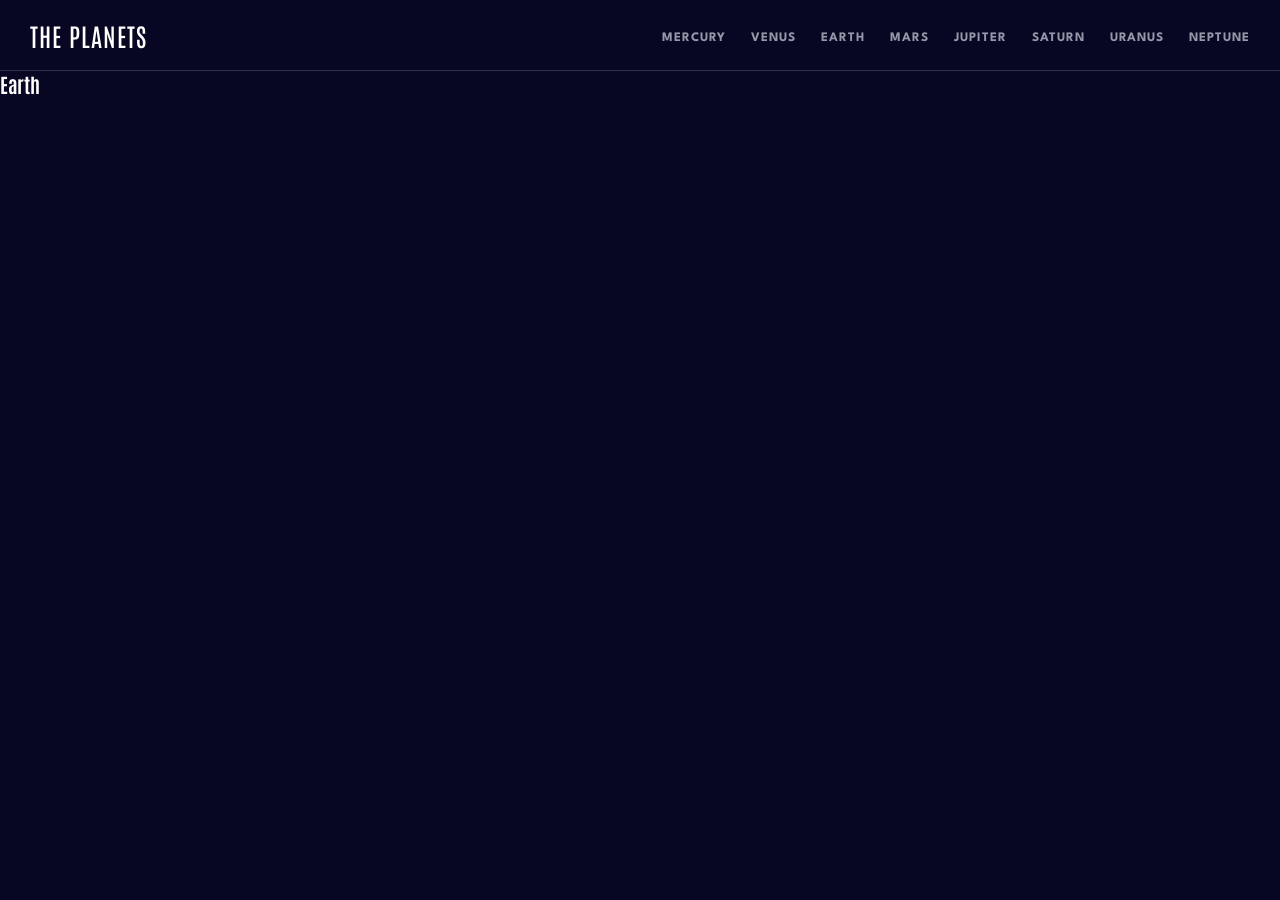
<file: planets/earth.html>
<!DOCTYPE html>
<html lang="en">

<head>
  <meta charset="UTF-8">
  <meta name="viewport" content="width=device-width, initial-scale=1.0">
  <title>Planets</title>
  <link rel="stylesheet" href="../assets/styles/index.css">
  <link rel="preconnect" href="https://fonts.googleapis.com">
  <link rel="preconnect" href="https://fonts.gstatic.com" crossorigin>
  <link
    href="https://fonts.googleapis.com/css2?family=Antonio:wght@100;200;300;400;500;600;700&family=Montserrat:wght@500;700&display=swap"
    rel="stylesheet">
  <link rel="preconnect" href="https://fonts.googleapis.com">
  <link rel="preconnect" href="https://fonts.gstatic.com" crossorigin>
  <link
    href="https://fonts.googleapis.com/css2?family=Antonio:wght@100;200;300;400;500;600;700&family=League+Spartan:wght@100;200;300;400;500;600;700;800;900&family=Montserrat:wght@500;700&display=swap"
    rel="stylesheet">
  <link href="https://fonts.googleapis.com/css2?family=Material+Symbols+Outlined" rel="stylesheet" />
</head>

<body>
  <header>
    <nav class="nav-container">
      <p class="home-link-logo"><a href="/">THE PLANETS</a></p>

      <ul class="list-container">
        <li class="list-item"><a href="/planets/mercury.html">MERCURY</a></li>
        <li class="list-item"><a href="/planets/venus.html">VENUS</a></li>
        <li class="list-item"><a href="/planets/earth.html">EARTH</a></li>
        <li class="list-item"><a href="/planets/mars.html">MARS</a></li>
        <li class="list-item"><a href="/planets/jupiter.html">JUPITER</a></li>
        <li class="list-item"><a href="/planets/saturn.html">SATURN</a></li>
        <li class="list-item"><a href="/planets/uranus.html">URANUS</a></li>
        <li class="list-item"><a href="/planets/neptune.html">NEPTUNE</a></li>
      </ul>

      <button id="hamburguer-menu" onclick="openMenu()">
        <span class="material-symbols-outlined white size-32">
          menu
        </span>
      </button>


    </nav>
    <section class="menu-overriding-page hide">
      <li class="list-item"><a href="/planets/mercury.html">MERCURY</a></li>
      <li class="list-item"><a href="/planets/venus.html">VENUS</a></li>
      <li class="list-item"><a href="/planets/earth.html">EARTH</a></li>
      <li class="list-item"><a href="/planets/mars.html">MARS</a></li>
      <li class="list-item"><a href="/planets/jupiter.html">JUPITER</a></li>
      <li class="list-item"><a href="/planets/saturn.html">SATURN</a></li>
      <li class="list-item"><a href="/planets/uranus.html">URANUS</a></li>
      <li class="list-item"><a href="/planets/neptune.html">NEPTUNE</a></li>
    </section>
  </header>

  <main>
    <h1>Earth</h1>
  </main>

  <script src="../scripts/index.js"></script>
</body>

</html>
</file>
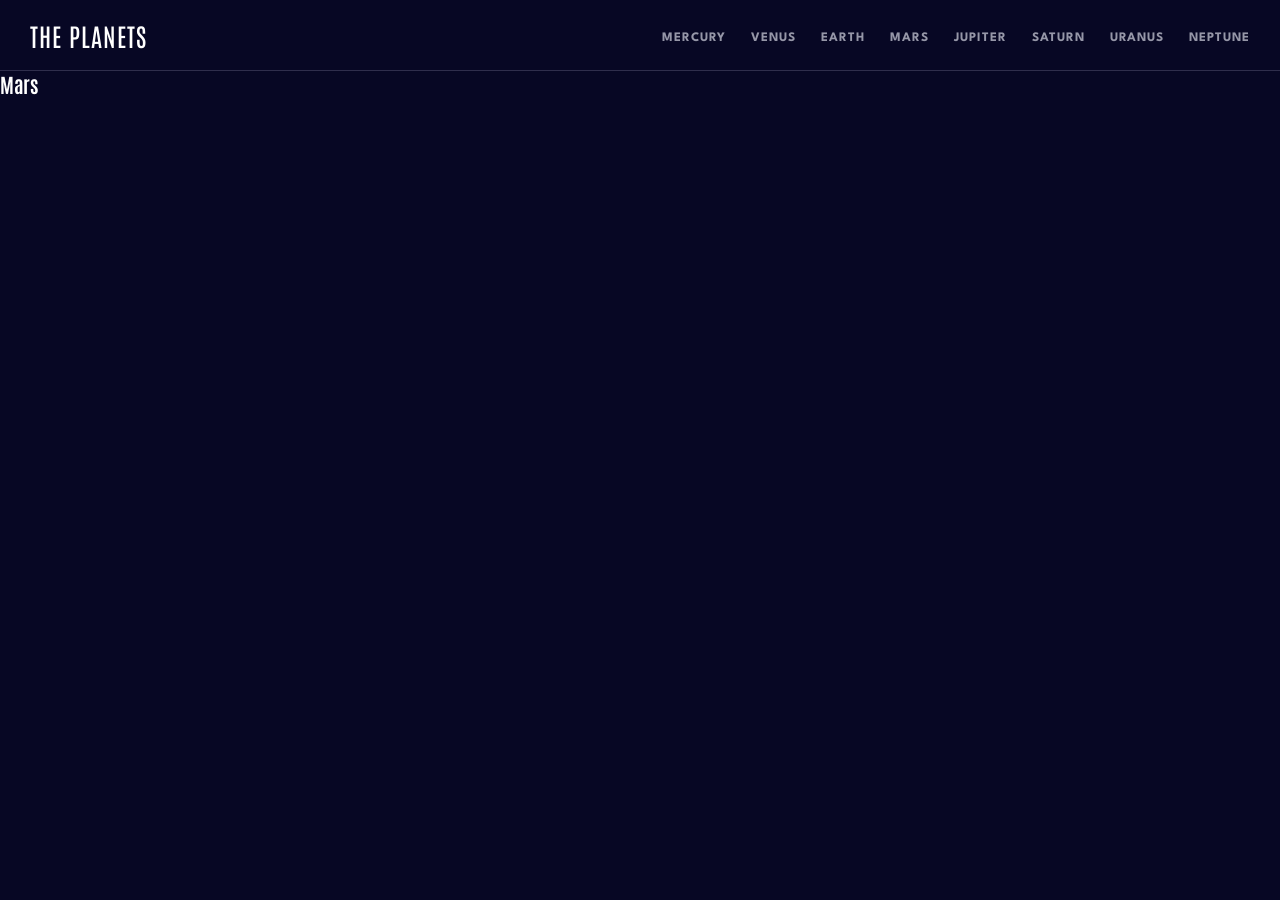
<file: planets/mars.html>
<!DOCTYPE html>
<html lang="en">

<head>
  <meta charset="UTF-8">
  <meta name="viewport" content="width=device-width, initial-scale=1.0">
  <title>Planets</title>
  <link rel="stylesheet" href="../assets/styles/index.css">
  <link rel="preconnect" href="https://fonts.googleapis.com">
  <link rel="preconnect" href="https://fonts.gstatic.com" crossorigin>
  <link
    href="https://fonts.googleapis.com/css2?family=Antonio:wght@100;200;300;400;500;600;700&family=Montserrat:wght@500;700&display=swap"
    rel="stylesheet">
  <link rel="preconnect" href="https://fonts.googleapis.com">
  <link rel="preconnect" href="https://fonts.gstatic.com" crossorigin>
  <link
    href="https://fonts.googleapis.com/css2?family=Antonio:wght@100;200;300;400;500;600;700&family=League+Spartan:wght@100;200;300;400;500;600;700;800;900&family=Montserrat:wght@500;700&display=swap"
    rel="stylesheet">
  <link href="https://fonts.googleapis.com/css2?family=Material+Symbols+Outlined" rel="stylesheet" />
</head>

<body>
  <header>
    <nav class="nav-container">
      <p class="home-link-logo"><a href="/">THE PLANETS</a></p>

      <ul class="list-container">
        <li class="list-item"><a href="/planets/mercury.html">MERCURY</a></li>
        <li class="list-item"><a href="/planets/venus.html">VENUS</a></li>
        <li class="list-item"><a href="/planets/earth.html">EARTH</a></li>
        <li class="list-item"><a href="/planets/mars.html">MARS</a></li>
        <li class="list-item"><a href="/planets/jupiter.html">JUPITER</a></li>
        <li class="list-item"><a href="/planets/saturn.html">SATURN</a></li>
        <li class="list-item"><a href="/planets/uranus.html">URANUS</a></li>
        <li class="list-item"><a href="/planets/neptune.html">NEPTUNE</a></li>
      </ul>

      <button id="hamburguer-menu" onclick="openMenu()">
        <span class="material-symbols-outlined white size-32">
          menu
        </span>
      </button>


    </nav>
    <section class="menu-overriding-page hide">
      <li class="list-item"><a href="/planets/mercury.html">MERCURY</a></li>
      <li class="list-item"><a href="/planets/venus.html">VENUS</a></li>
      <li class="list-item"><a href="/planets/earth.html">EARTH</a></li>
      <li class="list-item"><a href="/planets/mars.html">MARS</a></li>
      <li class="list-item"><a href="/planets/jupiter.html">JUPITER</a></li>
      <li class="list-item"><a href="/planets/saturn.html">SATURN</a></li>
      <li class="list-item"><a href="/planets/uranus.html">URANUS</a></li>
      <li class="list-item"><a href="/planets/neptune.html">NEPTUNE</a></li>
    </section>
  </header>

  <main>
    <h1>Mars</h1>
  </main>

  <script src="../scripts/index.js"></script>
</body>

</html>
</file>
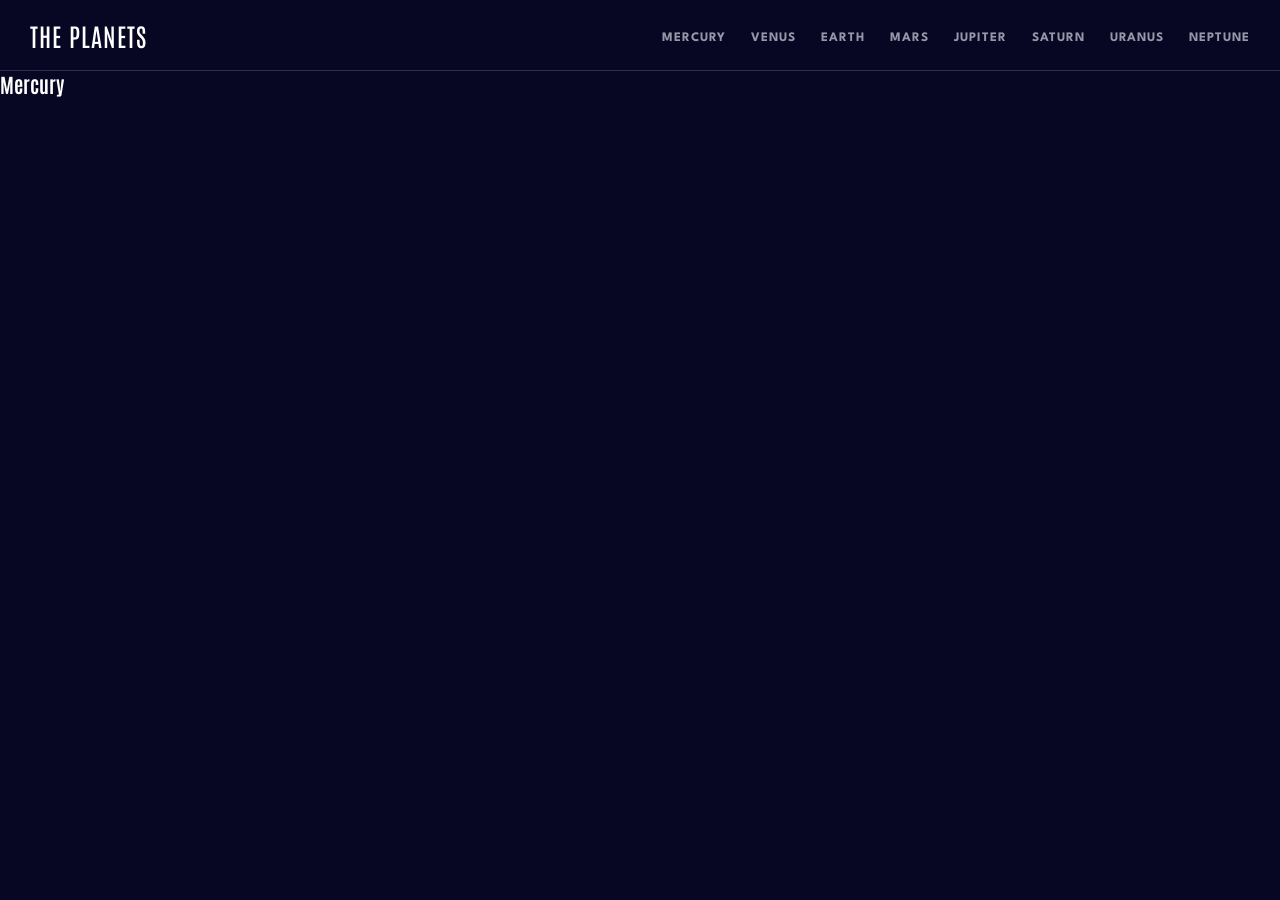
<file: planets/mercury.html>
<!DOCTYPE html>
<html lang="en">

<head>
  <meta charset="UTF-8">
  <meta name="viewport" content="width=device-width, initial-scale=1.0">
  <title>Planets</title>
  <link rel="stylesheet" href="../assets/styles/index.css">
  <link rel="preconnect" href="https://fonts.googleapis.com">
  <link rel="preconnect" href="https://fonts.gstatic.com" crossorigin>
  <link
    href="https://fonts.googleapis.com/css2?family=Antonio:wght@100;200;300;400;500;600;700&family=Montserrat:wght@500;700&display=swap"
    rel="stylesheet">
  <link rel="preconnect" href="https://fonts.googleapis.com">
  <link rel="preconnect" href="https://fonts.gstatic.com" crossorigin>
  <link
    href="https://fonts.googleapis.com/css2?family=Antonio:wght@100;200;300;400;500;600;700&family=League+Spartan:wght@100;200;300;400;500;600;700;800;900&family=Montserrat:wght@500;700&display=swap"
    rel="stylesheet">
  <link href="https://fonts.googleapis.com/css2?family=Material+Symbols+Outlined" rel="stylesheet" />
</head>

<body>
  <header>
    <nav class="nav-container">
      <p class="home-link-logo"><a href="/">THE PLANETS</a></p>

      <ul class="list-container">
        <li class="list-item"><a href="/planets/mercury.html">MERCURY</a></li>
        <li class="list-item"><a href="/planets/venus.html">VENUS</a></li>
        <li class="list-item"><a href="/planets/earth.html">EARTH</a></li>
        <li class="list-item"><a href="/planets/mars.html">MARS</a></li>
        <li class="list-item"><a href="/planets/jupiter.html">JUPITER</a></li>
        <li class="list-item"><a href="/planets/saturn.html">SATURN</a></li>
        <li class="list-item"><a href="/planets/uranus.html">URANUS</a></li>
        <li class="list-item"><a href="/planets/neptune.html">NEPTUNE</a></li>
      </ul>

      <button id="hamburguer-menu" onclick="openMenu()">
        <span class="material-symbols-outlined white size-32">
          menu
        </span>
      </button>


    </nav>
    <section class="menu-overriding-page hide">
      <li class="list-item"><a href="/planets/mercury.html">MERCURY</a></li>
      <li class="list-item"><a href="/planets/venus.html">VENUS</a></li>
      <li class="list-item"><a href="/planets/earth.html">EARTH</a></li>
      <li class="list-item"><a href="/planets/mars.html">MARS</a></li>
      <li class="list-item"><a href="/planets/jupiter.html">JUPITER</a></li>
      <li class="list-item"><a href="/planets/saturn.html">SATURN</a></li>
      <li class="list-item"><a href="/planets/uranus.html">URANUS</a></li>
      <li class="list-item"><a href="/planets/neptune.html">NEPTUNE</a></li>
    </section>
  </header>

  <main>
    <h1>Mercury</h1>
  </main>

  <script src="../scripts/index.js"></script>
</body>

</html>
</file>
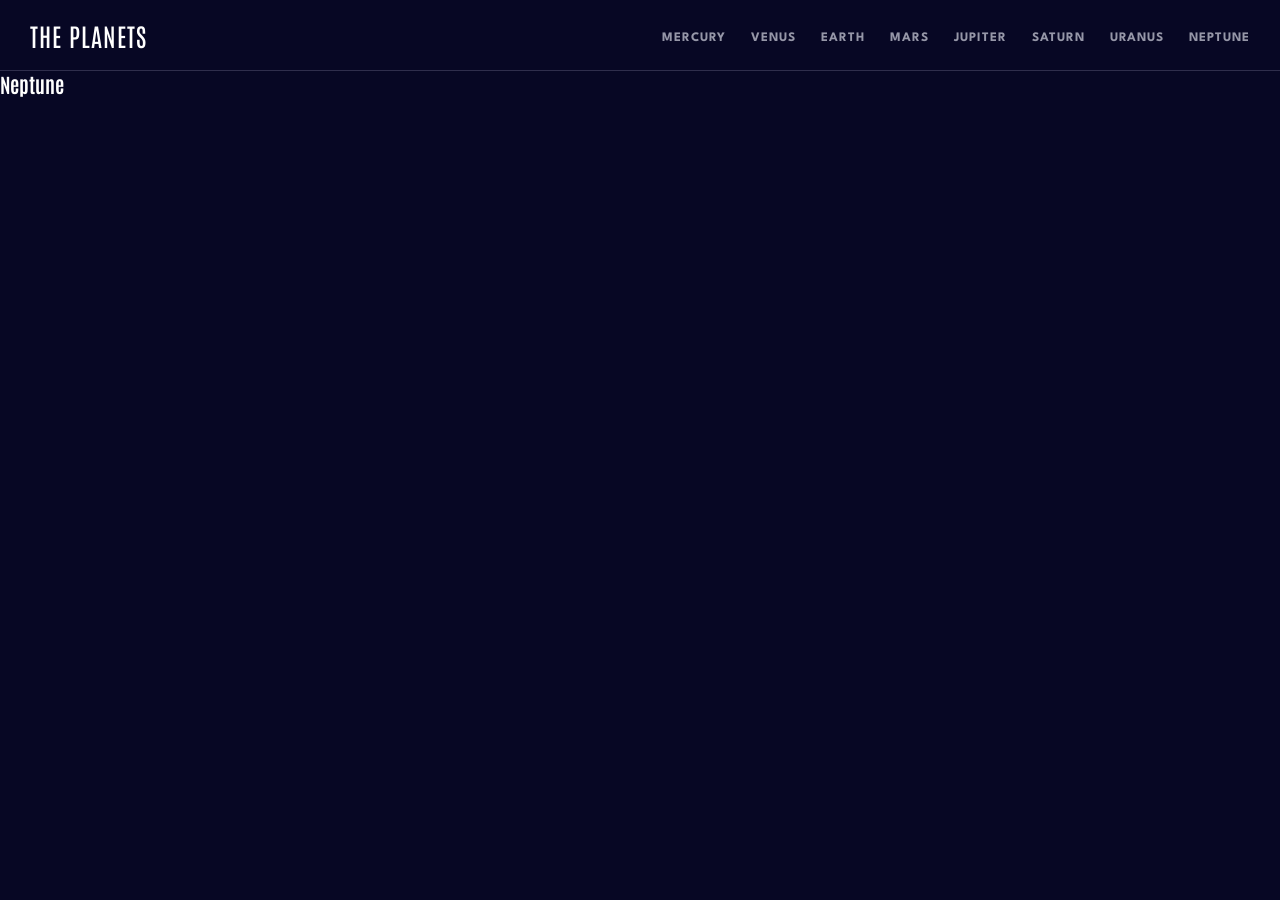
<file: planets/neptune.html>
<!DOCTYPE html>
<html lang="en">

<head>
  <meta charset="UTF-8">
  <meta name="viewport" content="width=device-width, initial-scale=1.0">
  <title>Planets</title>
  <link rel="stylesheet" href="../assets/styles/index.css">
  <link rel="preconnect" href="https://fonts.googleapis.com">
  <link rel="preconnect" href="https://fonts.gstatic.com" crossorigin>
  <link
    href="https://fonts.googleapis.com/css2?family=Antonio:wght@100;200;300;400;500;600;700&family=Montserrat:wght@500;700&display=swap"
    rel="stylesheet">
  <link rel="preconnect" href="https://fonts.googleapis.com">
  <link rel="preconnect" href="https://fonts.gstatic.com" crossorigin>
  <link
    href="https://fonts.googleapis.com/css2?family=Antonio:wght@100;200;300;400;500;600;700&family=League+Spartan:wght@100;200;300;400;500;600;700;800;900&family=Montserrat:wght@500;700&display=swap"
    rel="stylesheet">
  <link href="https://fonts.googleapis.com/css2?family=Material+Symbols+Outlined" rel="stylesheet" />
</head>

<body>
  <header>
    <nav class="nav-container">
      <p class="home-link-logo"><a href="/">THE PLANETS</a></p>

      <ul class="list-container">
        <li class="list-item"><a href="/planets/mercury.html">MERCURY</a></li>
        <li class="list-item"><a href="/planets/venus.html">VENUS</a></li>
        <li class="list-item"><a href="/planets/earth.html">EARTH</a></li>
        <li class="list-item"><a href="/planets/mars.html">MARS</a></li>
        <li class="list-item"><a href="/planets/jupiter.html">JUPITER</a></li>
        <li class="list-item"><a href="/planets/saturn.html">SATURN</a></li>
        <li class="list-item"><a href="/planets/uranus.html">URANUS</a></li>
        <li class="list-item"><a href="/planets/neptune.html">NEPTUNE</a></li>
      </ul>

      <button id="hamburguer-menu" onclick="openMenu()">
        <span class="material-symbols-outlined white size-32">
          menu
        </span>
      </button>
    </nav>
    <section class="menu-overriding-page hide">
      <li class="list-item"><a href="/planets/mercury.html">MERCURY</a></li>
      <li class="list-item"><a href="/planets/venus.html">VENUS</a></li>
      <li class="list-item"><a href="/planets/earth.html">EARTH</a></li>
      <li class="list-item"><a href="/planets/mars.html">MARS</a></li>
      <li class="list-item"><a href="/planets/jupiter.html">JUPITER</a></li>
      <li class="list-item"><a href="/planets/saturn.html">SATURN</a></li>
      <li class="list-item"><a href="/planets/uranus.html">URANUS</a></li>
      <li class="list-item"><a href="/planets/neptune.html">NEPTUNE</a></li>
    </section>
  </header>

  <main>
    <h1>Neptune</h1>
  </main>

  <script src="../scripts/index.js"></script>
</body>

</html>
</file>
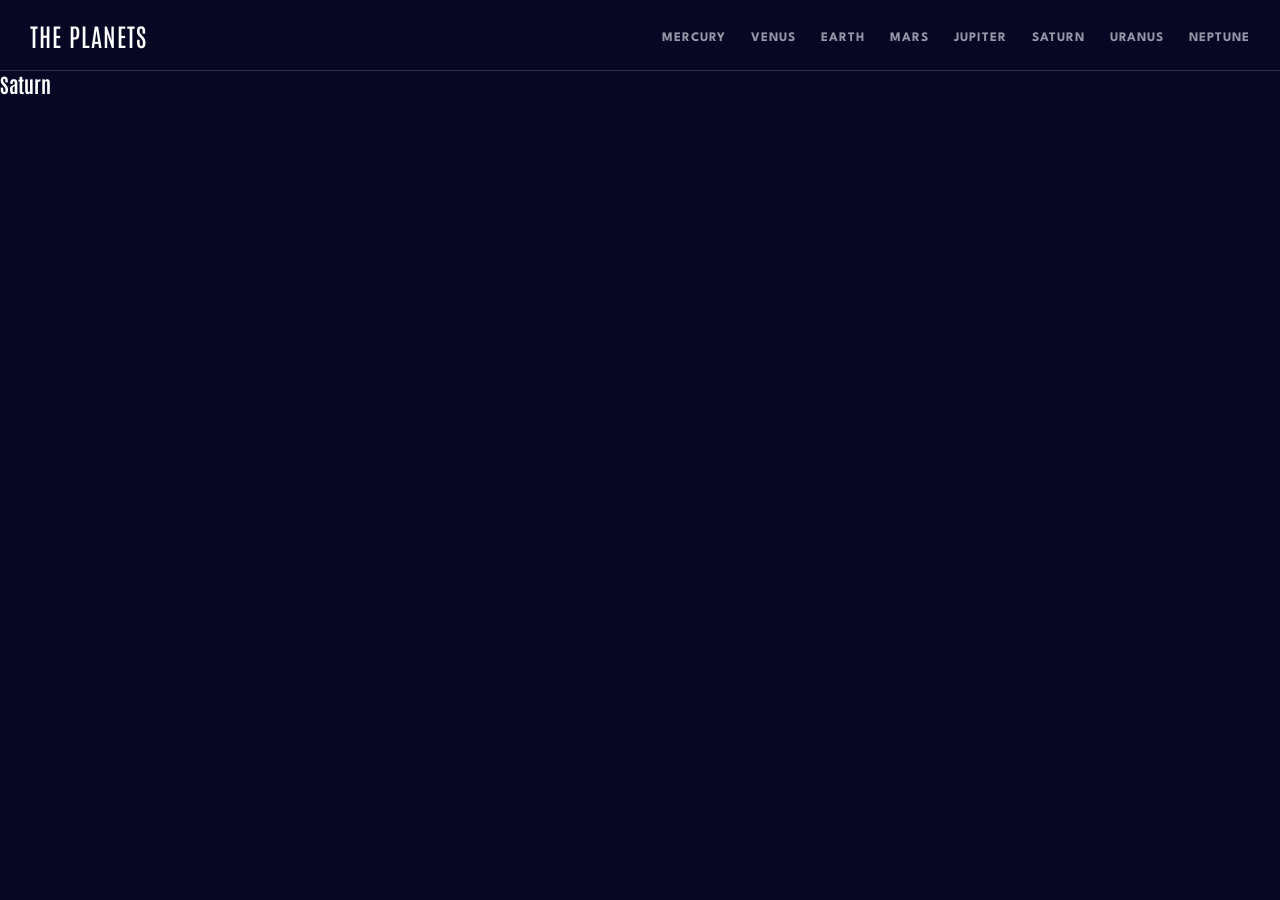
<file: planets/saturn.html>
<!DOCTYPE html>
<html lang="en">

<head>
  <meta charset="UTF-8">
  <meta name="viewport" content="width=device-width, initial-scale=1.0">
  <title>Planets</title>
  <link rel="stylesheet" href="../assets/styles/index.css">
  <link rel="preconnect" href="https://fonts.googleapis.com">
  <link rel="preconnect" href="https://fonts.gstatic.com" crossorigin>
  <link
    href="https://fonts.googleapis.com/css2?family=Antonio:wght@100;200;300;400;500;600;700&family=Montserrat:wght@500;700&display=swap"
    rel="stylesheet">
  <link rel="preconnect" href="https://fonts.googleapis.com">
  <link rel="preconnect" href="https://fonts.gstatic.com" crossorigin>
  <link
    href="https://fonts.googleapis.com/css2?family=Antonio:wght@100;200;300;400;500;600;700&family=League+Spartan:wght@100;200;300;400;500;600;700;800;900&family=Montserrat:wght@500;700&display=swap"
    rel="stylesheet">
  <link href="https://fonts.googleapis.com/css2?family=Material+Symbols+Outlined" rel="stylesheet" />
</head>

<body>
  <header>
    <nav class="nav-container">
      <p class="home-link-logo"><a href="/">THE PLANETS</a></p>

      <ul class="list-container">
        <li class="list-item"><a href="/planets/mercury.html">MERCURY</a></li>
        <li class="list-item"><a href="/planets/venus.html">VENUS</a></li>
        <li class="list-item"><a href="/planets/earth.html">EARTH</a></li>
        <li class="list-item"><a href="/planets/mars.html">MARS</a></li>
        <li class="list-item"><a href="/planets/jupiter.html">JUPITER</a></li>
        <li class="list-item"><a href="/planets/saturn.html">SATURN</a></li>
        <li class="list-item"><a href="/planets/uranus.html">URANUS</a></li>
        <li class="list-item"><a href="/planets/neptune.html">NEPTUNE</a></li>
      </ul>

      <button id="hamburguer-menu" onclick="openMenu()">
        <span class="material-symbols-outlined white size-32">
          menu
        </span>
      </button>


    </nav>
    <section class="menu-overriding-page hide">
      <li class="list-item"><a href="/planets/mercury.html">MERCURY</a></li>
      <li class="list-item"><a href="/planets/venus.html">VENUS</a></li>
      <li class="list-item"><a href="/planets/earth.html">EARTH</a></li>
      <li class="list-item"><a href="/planets/mars.html">MARS</a></li>
      <li class="list-item"><a href="/planets/jupiter.html">JUPITER</a></li>
      <li class="list-item"><a href="/planets/saturn.html">SATURN</a></li>
      <li class="list-item"><a href="/planets/uranus.html">URANUS</a></li>
      <li class="list-item"><a href="/planets/neptune.html">NEPTUNE</a></li>
    </section>
  </header>

  <main>
    <h1>Saturn</h1>
  </main>

  <script src="../scripts/index.js"></script>
</body>

</html>
</file>
<file: assets/styles/index.css>
/* Common styling */

* {
  margin: 0;
  padding: 0;
  box-sizing: border-box;
  font-family: 'Antonio', sans-serif;  
}

html {
  font-size: 62.5%;
  color: white;
}

html, body {
  background-color: rgb(7, 7, 36);
}

#stars-background {
  position: absolute;
  z-index: 1;
}

.nav-container {
  position: relative;
  z-index: 2;
  display: flex;
  justify-content: space-between;
  align-items: center;
  padding-inline: 3em;
  border-bottom: 1px solid #2f2e4c;
}

.list-container {
  display: flex;
  gap: 2.5em;
}

.list-item {
  font-size: 1.3em;
  padding-block: 2em;
  background-color: transparent;
  position: relative;
}

.list-item:nth-child(n)::before {
  position: absolute;
  inset: 0;
  content: "";
  display: block;
  margin-inline: auto;
  width: 1px;
  height: 1px;
  transition: all 200ms ease-in 20ms;
}



.list-item:nth-child(n):hover:before {
  width: 100%;
  background-color: #419EBB;
}

.list-item:nth-child(2n):hover:before {
  background-color: #EDA249;
}
.list-item:nth-child(3n):hover:before {
  background-color: #6F2ED4;
}
.list-item:nth-child(4n):hover:before {
  background-color: #D83A34;
}
.list-item:nth-child(5n):hover:before {
  background-color: #D86534;
}
.list-item:nth-child(6n):hover:before {
  background-color: #B87D43;
}
.list-item:nth-child(7n):hover:before {
  background-color: #1EC1A2;
}
.list-item:nth-child(8n):hover:before {
  background-color: #2D68F0;
}

.list-item > a {
  font-family: 'League Spartan', sans-serif;
  color: #9697a8;
}

a {
  text-decoration: none;
  font-weight: 700;
  letter-spacing: 1px;
  transition: color .15s ease-out;
}

li {
  list-style-type: none;
}

.home-link-logo > a{
  font-size: 2.5em;
  font-weight: 500;
  letter-spacing: 1px;
  color: white;
}

.current-description {
  font-weight: 300;
  font-size: 2em;
  width: 20em;
  line-height: 1.25;
  color: #C1C1D8;
  font-family: 'League Spartan', sans-serif;
}

#hamburguer-menu {
  display: none;
  background-color: transparent;
  border: none;
  color: white;
}

#hamburguer-menu:hover {
  cursor: pointer;
}

.material-symbols-outlined.white.size-32{
  font-size: 3.2rem;
}

.material-symbols-outlined.size-12 {
  font-size: 0.8em;
}

.menu-overriding-page {
  overflow: hidden;
    -webkit-transition: all 500ms ease-in-out;
    -moz-transition: all 500ms ease-in-out;
    transition: all 500ms ease-in-out;
    position: absolute;
    height: 0;
    z-index: 1000;
    display: flex;
    flex-direction: column;
    width: 100%;
    padding: 0 2em;
    gap: 2em;
    background-color: rgb(7, 7, 36);
}

.show {
  height: 35em;
  padding: 2em;
}

.background-ative {
  color: white;
  background-color: #6F2ED4;
}

.planet-content-information {
  position: relative;
  z-index: 2;
  display: flex;
  flex-direction: column;
  gap: 10em;
  padding-top: 10em;
  padding-inline: 20em;
  padding-bottom: 5em;
}

.planet-main-informations-section {
  display: flex;
  flex-direction: column;
  gap: 3em;
}

.planet-description-informations {
  display: flex;
    flex-direction: column;
    gap: 3em;
}

.image-container {
  margin: auto;
}
.image-container > img {
  position: relative;
  max-width: 45em;
  max-height: 45em;
  animation: planet 500ms ease-in-out 100ms 1;
}

.planet-informations-section {
  display: flex;
    flex-direction: row;
    justify-content: space-around;
  gap: 3em;
}

.planet-title {
  font-size: 6.4em;
}

.source-text {
  display: flex;
  align-items: flex-end;
  gap: 0.5em;
  color: rgb(92, 92, 131);
  font-size: 1.8em;
  font-family: 'League Spartan', sans-serif;
}

.wikipedia-link {
  color: #7C7D93;
  font-family: 'League Spartan', sans-serif;
  font-weight: 500;
  text-decoration: underline;
}

.change-informations-container {
  display: flex;
  flex-direction: column;
  gap: 2em;
}

.information-button {
  display: flex;
  background-color: transparent;
  border: 1px solid hsl(242, 25%, 24%);
  padding-inline: 2em;
  padding-block: 1em;
  color: white;
  font-family: 'League Spartan', sans-serif;
  width: 100%;
  text-align: left;
  gap: 2em;
  transition: background-color 0.2s ease-in-out;
}

.information-button:hover {
  cursor: pointer;
  background-color: rgba(47, 46, 77, 0.5);
}

.active-button {
}

.text-button {
  color: white;
  font-weight: 500;
  background-color: transparent;
  font-family: 'League Spartan', sans-serif;
  letter-spacing: 0.2em;
}

.cards-planet-information {
  display: flex;
  gap: 2em;
  justify-content: space-between;
}

.card-information {
  display: flex;
  flex-direction: column;
  gap: 1em;
  width: 100%;
  background-color: transparent;
  border: 1px solid #2f2e4c;
  padding: 2em;
}

.card-title {
  color: #7C7D93;
  font-weight: bold;
  font-size: 1.5em;
  font-family: 'League Spartan', sans-serif;
}

.card-value {
  font-size: 3.2em;
}

.informations-mobile-tab {
  display: none;
  border: 1px solid #2f2e4c;
  justify-content: space-between;
  padding-inline: 2em;
}

.select-tab {
  border: none;
  color: white;
  width: 30%;
  border-bottom: 5px solid transparent;
  transition: border ease-in 0.2s;
  background-color: transparent;
}

.tab {
  font-family: 'League Spartan', sans-serif;
  text-align: center;
  padding-block: 2em calc(2em + 5px);
  letter-spacing: 0.2em;
  
}

.active {
}

/* Media queries */

@media (max-width: 1500px) {
  .image-container {
    padding-left: 0;
  }
}

@media (max-width: 1200px) {
  .nav-container {
    flex-direction: column;
    gap: 1.5em;
    padding-block: 1.5em;
    
  }

  .list-container {
    flex-wrap: wrap;
    justify-content: center;
  }

  .image-container {
    display: flex;
    justify-content: center;
    margin-bottom: 10em;
  }

  .planet-informations-section {
    flex-direction: column;
  }

  .planet-main-informations-section {
    flex-direction: row;
  }

  .current-description {
    width: 100%;
    /* max-width: 20em; */
  }

  .change-informations-container {
    align-self: center;
    width: 100%;
  }
  
}

@media (max-width: 900px) {
  .planet-content-information {
      padding-inline: 2em;
    }
  .planet-main-informations-section {
    flex-direction: column;
  }
  .current-description{
    width: 100%;
    max-width: 100%;
    text-align: justify;
    text-justify: inter-word;
  }
  .image-container>img {
    height: 70vw;
    width: 70vw;
  }
  
}

@media (max-width: 768px) {
  .planet-content-information {
    gap: 2em;
    padding-top: 5em;
  }
  .image-container {
    margin-bottom: 2em;
  }
  .nav-container {
    flex-direction: row;
    padding: 3em;
  }

  .list-container{
    display: none;
  }

  .list-item {
    padding-block: 0;
  }

  #hamburguer-menu {
    display: flex;
  }

  .change-informations-container {
    display: none;
  }
  .cards-planet-information {
    flex-direction: column;
  }
  .card-information {
    width: 100%;
    flex-direction: row;
    justify-content: space-between;
    align-items: center;
  }
  .informations-mobile-tab {
    display: flex;
  }
  .planet-title {
    text-align: center;
  }
  .current-description {
    text-align: center;
  }
  .source-text {
    justify-content: center;
  }
  .image-container > img {
    animation: planet-mobile 500ms ease-in-out 100ms 1;
  }
}

@media (max-width: 500px) {
  .card-value {
    font-size: 1.6em;
  }
}

/* Animations */

@keyframes planet {
  0% {
    visibility: hidden;
    left: 20em;
    opacity: 0%;
  }

  70% {
    visibility: visible;
    opacity: 70%;
  }

  100% {
    left: 0;
    opacity: 100%;
  }
}

@keyframes planet-mobile {
  0% {
    visibility: hidden;
      bottom: 5em;
      opacity: 0%;
  }
    70% {
      visibility: visible;
      opacity: 70%;
    }
  
    100% {
      bottom: 0;
      opacity: 100%;
    }
}

@keyframes top-border-width {
  0% {
    width: 1em;
  }
  100% {
    width: 100%;
  }
}

@keyframes top-border-back {
  0% {
    width: 100%;
  }

  100% {
    width: 0;
  }
}
</file>
